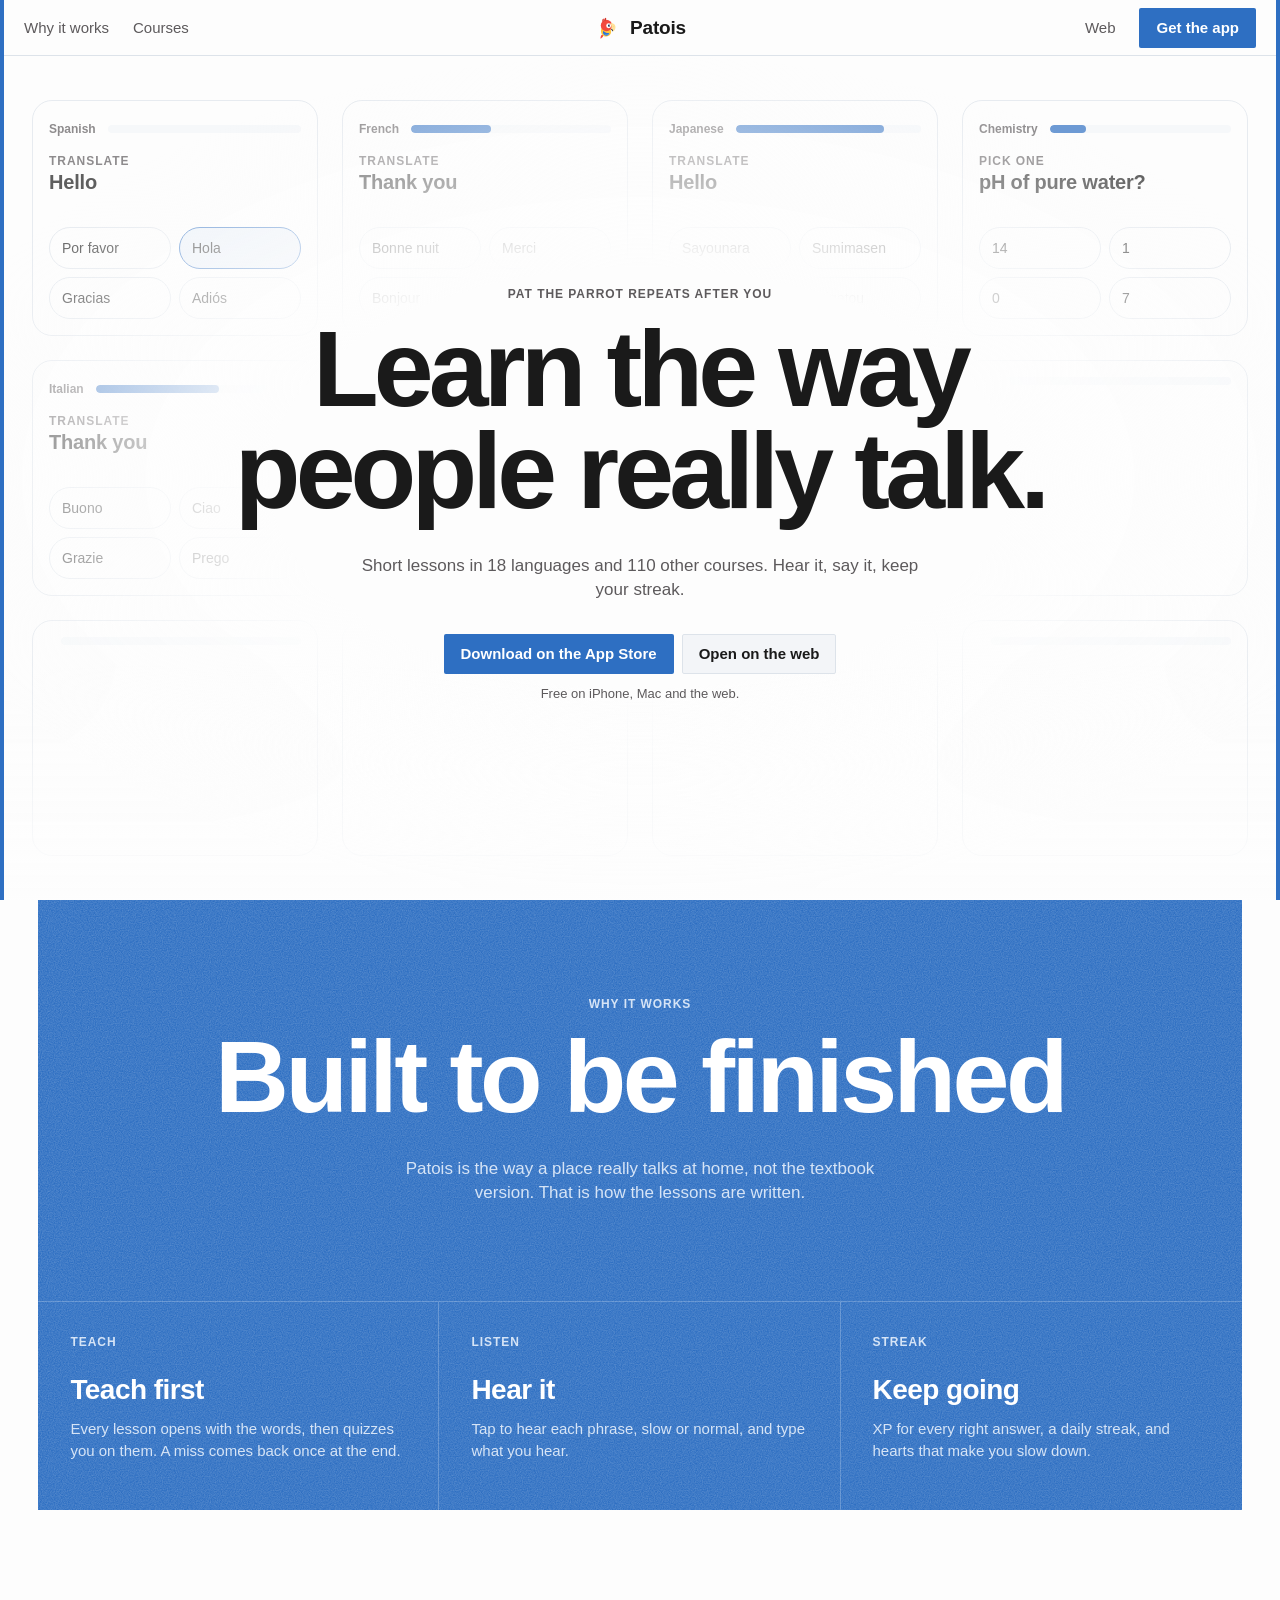
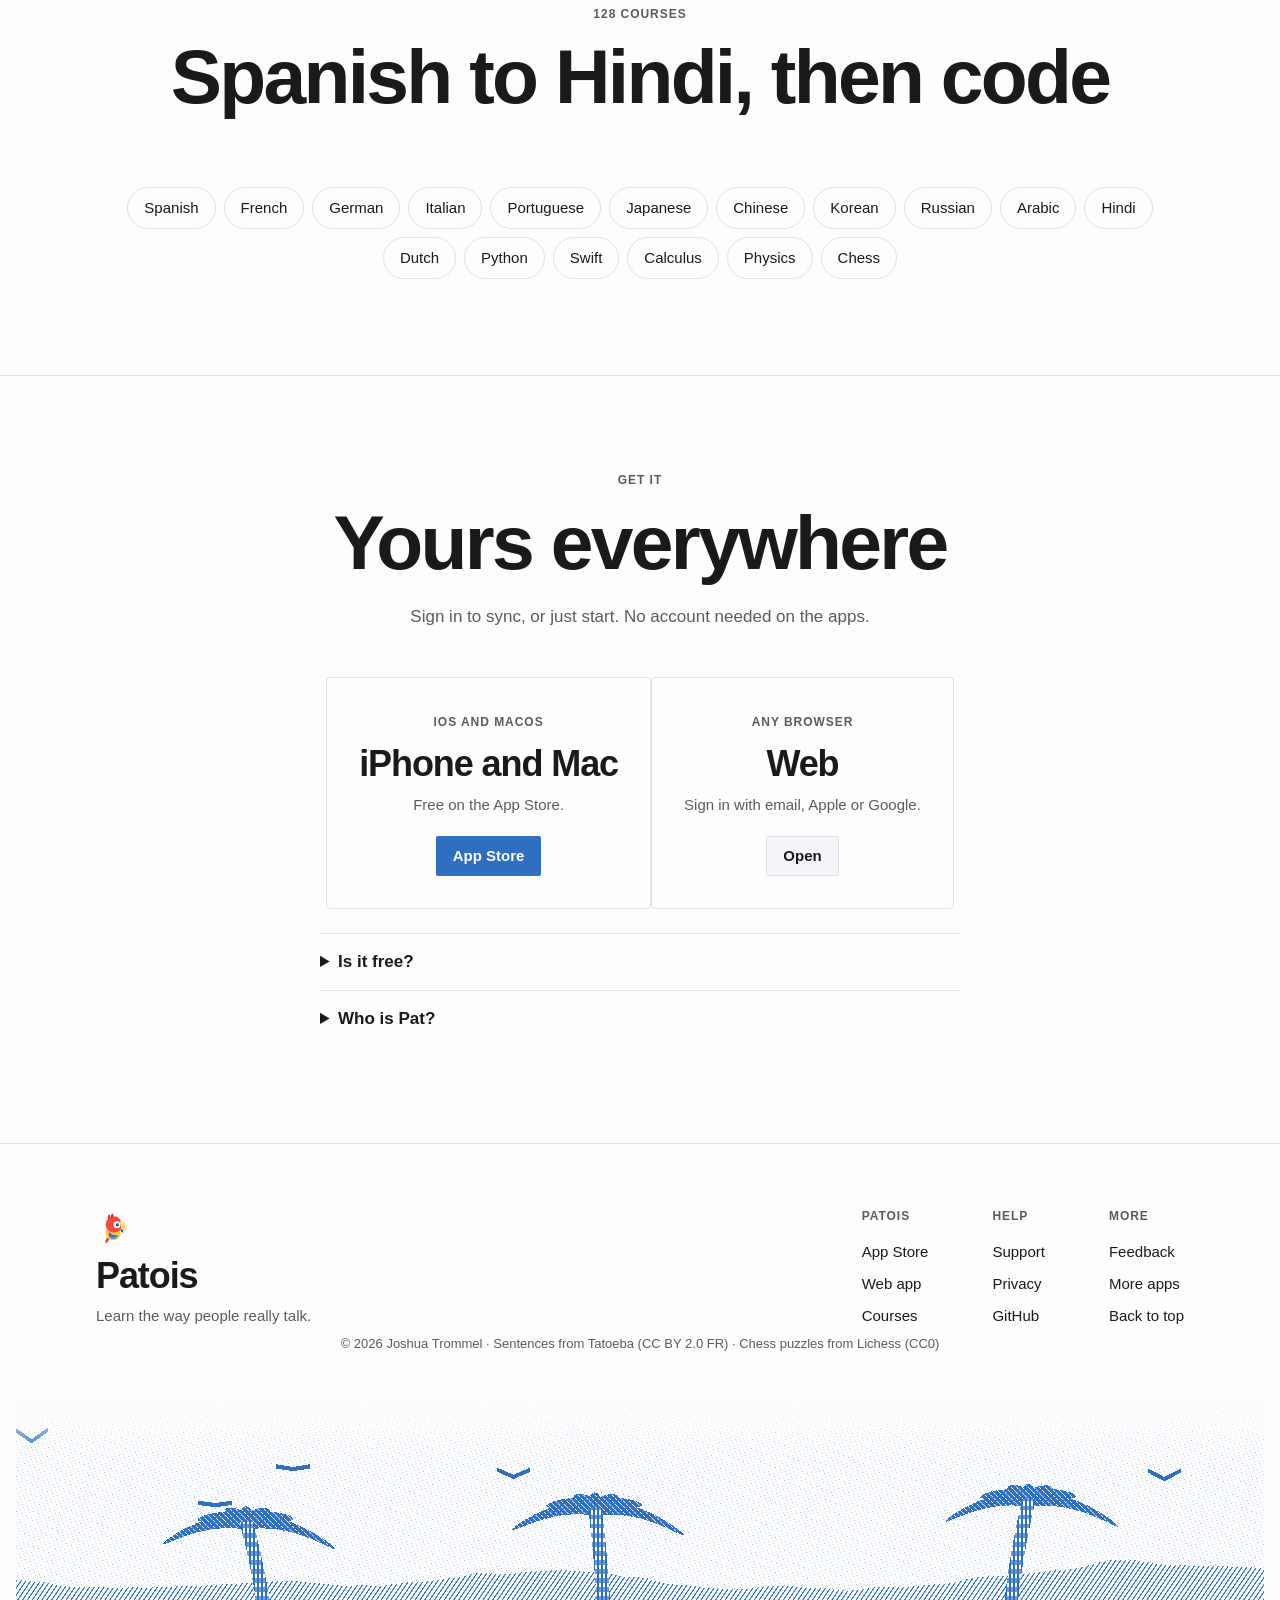
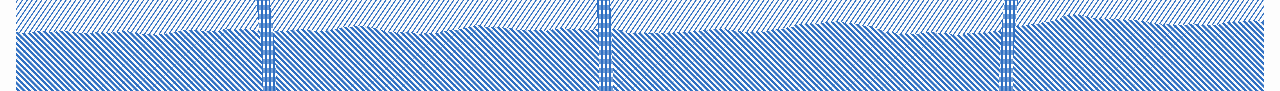
<file: index.html>
<!doctype html>
<html lang="en">
<head>
<meta charset="utf-8">
<meta name="viewport" content="width=device-width, initial-scale=1, viewport-fit=cover">
<meta name="theme-color" content="#2E6FC2">
<title>Patois: learn the way people really talk</title>
<meta name="description" content="Short lessons in 18 languages and 110 other courses. Hear it, say it, keep your streak. Free on iPhone, Mac and the web.">
<meta property="og:title" content="Patois">
<meta property="og:description" content="Learn the way people really talk. Free on iPhone, Mac and the web.">
<meta property="og:image" content="https://patois.jaybulb.com/assets/og-image.jpg">
<link rel="icon" href="/assets/pat.svg">
<link rel="apple-touch-icon" href="/apple-touch-icon.png">
<link rel="manifest" href="/manifest.json">
<link rel="stylesheet" href="/assets/tokens.css">
<link rel="stylesheet" href="/assets/landing.css">
<style>
.stage iframe{display:block;position:relative;width:100%;max-width:420px;margin:0 auto;height:min(78svh,760px);border:0;border-radius:28px;background:#fff}
.tags{display:flex;flex-wrap:wrap;gap:8px;justify-content:center;margin-top:24px}
.tags span{padding:8px 16px;border-radius:999px;border:1px solid var(--line);font-size:15px}
.faq{max-width:640px;margin:24px auto 0;text-align:left}
.faq details{border-top:1px solid var(--line);padding:16px 0}
.faq summary{cursor:pointer;font-weight:600}
.faq p{color:var(--sub);margin:8px 0 0}
</style>
<script src="/assets/landing.js" defer></script>
</head>
<body>

<header class="nav" aria-label="Site">
  <nav class="nav-links" aria-label="Main">
    <a href="#features">Why it works</a>
    <a href="#courses">Courses</a>
  </nav>
  <a class="nav-brand" href="#top" aria-label="Patois home"><img src="/assets/pat.svg" alt="" width="28" height="28"><span>Patois</span></a>
  <div class="nav-end">
    <a class="nav-get" href="/app/">Web</a>
    <a class="btn btn-solid" href="https://apps.apple.com/app/id6783501611">Get the app</a>
  </div>
</header>

<main id="top">
<section class="hero" id="hero">
  <div class="wrap center hero-copy">
    <p class="label">Pat the parrot repeats after you</p>
    <h1>Learn the way people really talk.</h1>
    <p class="lead">Short lessons in 18 languages and 110 other courses. Hear it, say it, keep your streak.</p>
    <div class="cta">
      <a class="btn btn-solid" href="https://apps.apple.com/app/id6783501611">Download on the App Store</a>
      <a class="btn btn-ghost" href="/app/">Open on the web</a>
    </div>
    <p class="fine">Free on iPhone, Mac and the web.</p>
  </div>

  <!-- The real thing behind the copy: lessons from the course files answering themselves. Decoration only. -->
  <div class="hero-bg" aria-hidden="true" inert><div class="lwall" id="lwall"></div></div>
</section>

<section class="band" id="features">
  <div class="band-head">
    <div class="band-copy reveal">
      <p class="label">Why it works</p>
      <h2>Built to be finished</h2>
      <p>Patois is the way a place really talks at home, not the textbook version. That is how the lessons are written.</p>
    </div>
  </div>
  <div class="cells">
    <article class="cell reveal"><p class="label">Teach</p><h3>Teach first</h3><p>Every lesson opens with the words, then quizzes you on them. A miss comes back once at the end.</p></article>
    <article class="cell reveal"><p class="label">Listen</p><h3>Hear it</h3><p>Tap to hear each phrase, slow or normal, and type what you hear.</p></article>
    <article class="cell reveal"><p class="label">Streak</p><h3>Keep going</h3><p>XP for every right answer, a daily streak, and hearts that make you slow down.</p></article>
  </div>
</section>

<section class="sec" id="courses">
  <div class="wrap center">
    <p class="label reveal">128 courses</p>
    <h2 class="reveal">Spanish to Hindi, then code</h2>
    <p class="body reveal">Then computer science, engineering, math, science and BC Grade 12.</p>
    <div class="tags reveal"><span>Spanish</span><span>French</span><span>German</span><span>Italian</span><span>Portuguese</span><span>Japanese</span><span>Chinese</span><span>Korean</span><span>Russian</span><span>Arabic</span><span>Hindi</span><span>Dutch</span><span>Python</span><span>Swift</span><span>Calculus</span><span>Physics</span><span>Chess</span></div>
  </div>
</section>

<section class="sec plats" id="get">
  <div class="wrap center">
    <p class="label reveal">Get it</p>
    <h2 class="reveal">Yours everywhere</h2>
    <p class="body reveal">Sign in to sync, or just start. No account needed on the apps.</p>
    <div class="plat-row">
      <div class="reveal"><small>iOS and macOS</small><b>iPhone and Mac</b><p>Free on the App Store.</p><a class="btn btn-solid" href="https://apps.apple.com/app/id6783501611">App Store</a></div>
      <div class="reveal"><small>Any browser</small><b>Web</b><p>Sign in with email, Apple or Google.</p><a class="btn btn-ghost" href="/app/">Open</a></div>
    </div>
    <div class="faq reveal">
      <details><summary>Is it free?</summary><p>Yes. An account keeps your streak, XP and review queue in sync across devices.</p></details>
      <details><summary>Who is Pat?</summary><p>A scarlet macaw. Parrots learn by repeating what they hear, and so do you.</p></details>
    </div>
  </div>
</section>
</main>

<footer class="foot" id="footer">
  <div class="foot-top">
    <div class="foot-brand"><img src="/assets/pat.svg" alt="" width="40" height="40"><b>Patois</b><p>Learn the way people really talk.</p></div>
    <nav class="foot-cols" aria-label="Footer">
      <div><p class="label">Patois</p><a href="https://apps.apple.com/app/id6783501611">App Store</a><a href="/app/">Web app</a><a href="#courses">Courses</a></div>
      <div><p class="label">Help</p><a href="/support.html">Support</a><a href="/privacy.html">Privacy</a><a href="https://github.com/nulljosh/patois">GitHub</a></div>
      <div><p class="label">More</p><a href="mailto:trommatic@icloud.com?subject=Patois">Feedback</a><a href="https://jaybulb.com">More apps</a><a href="#top">Back to top</a></div>
    </nav>
  </div>
  <p class="legal">&copy; 2026 Joshua Trommel &middot; Sentences from Tatoeba (CC BY 2.0 FR) &middot; Chess puzzles from Lichess (CC0)</p>
  <canvas class="footer-scene" aria-hidden="true"></canvas>
</footer>
<script src="/assets/footer-scene.js" defer></script>
</body>
</html>
</file>
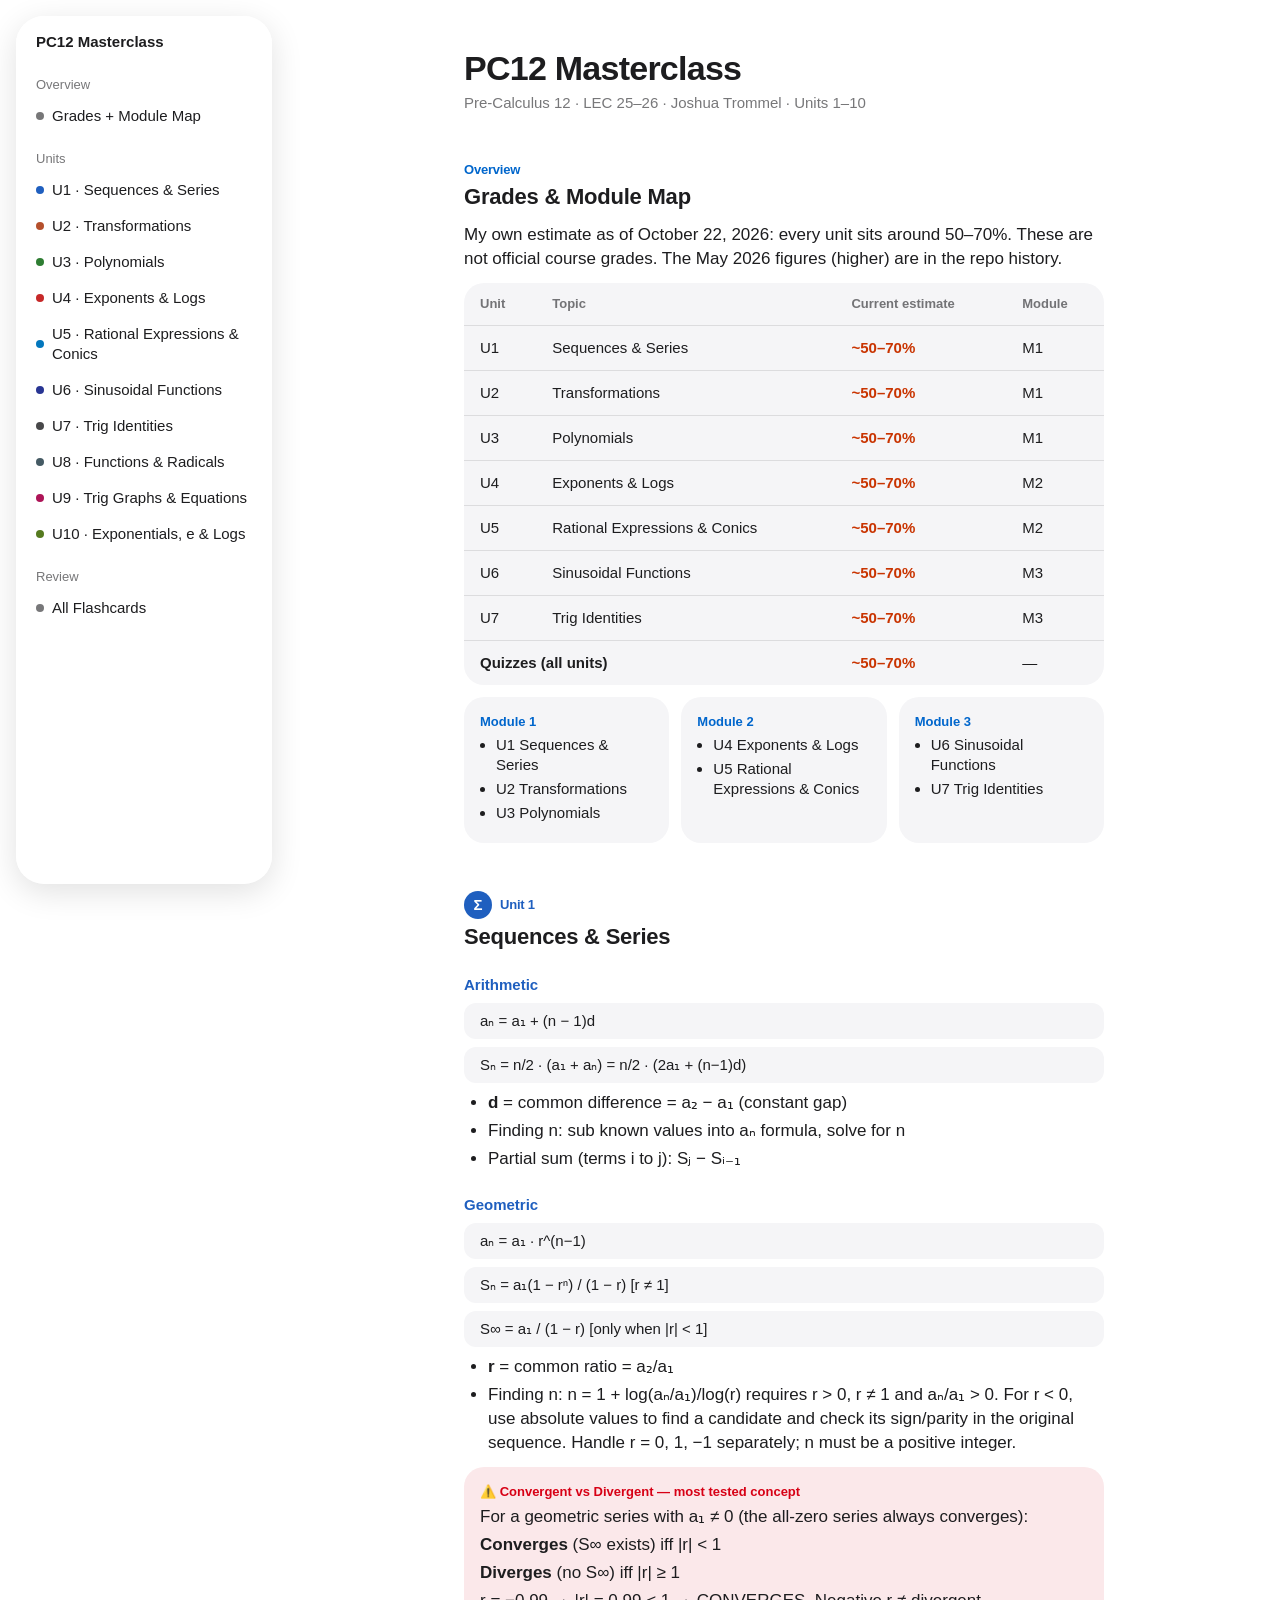
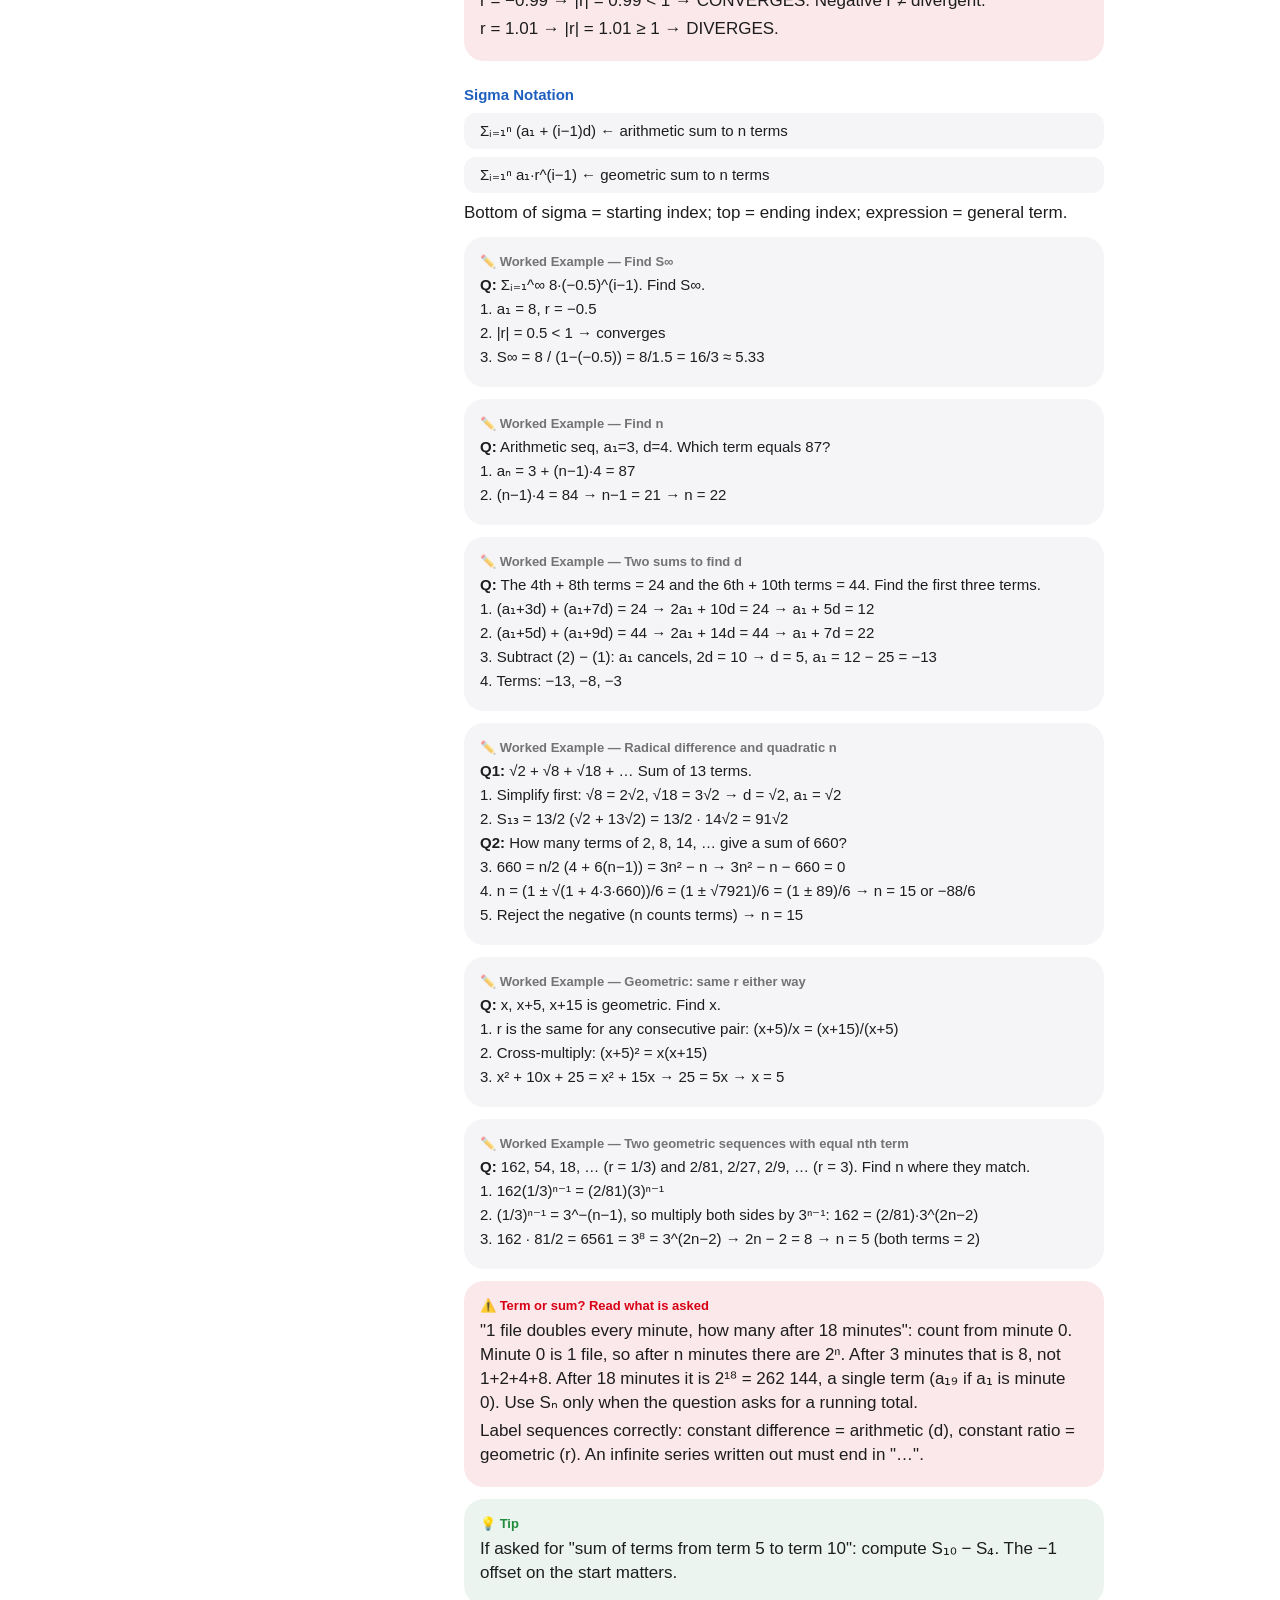
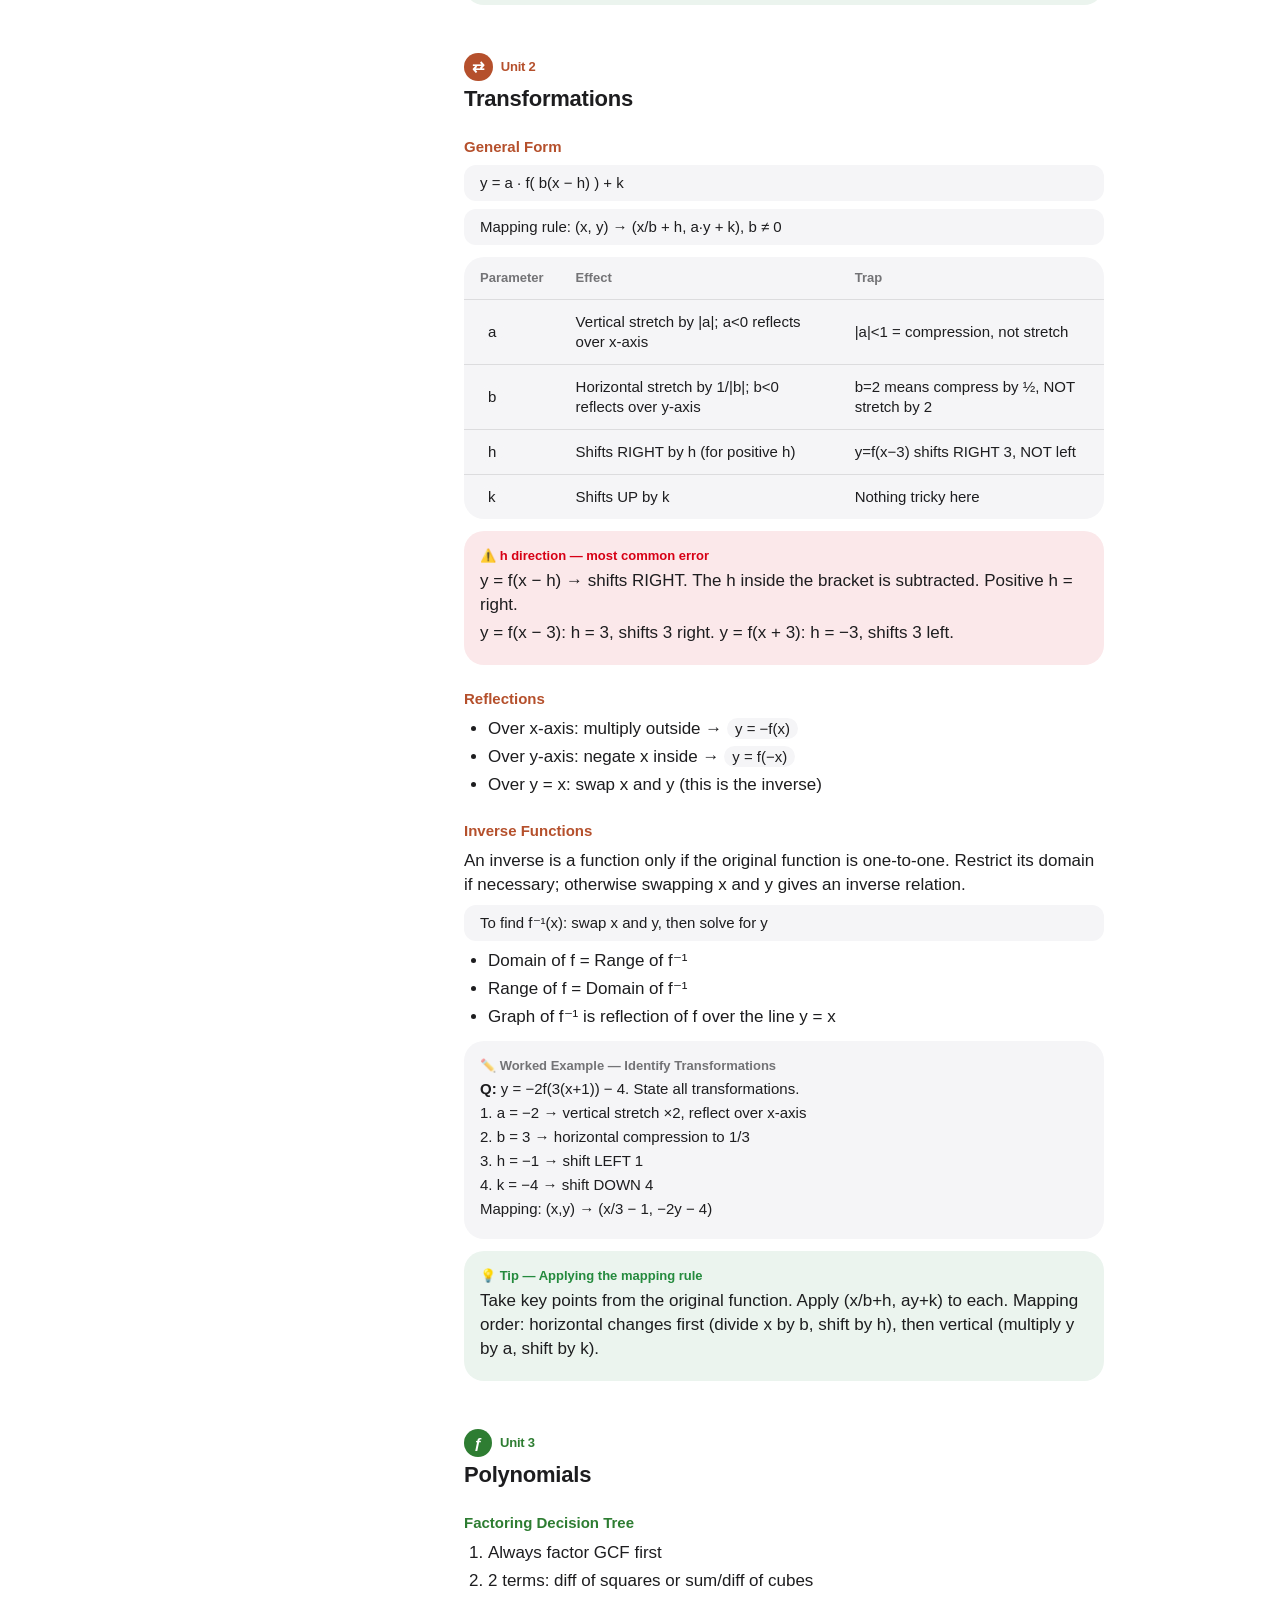
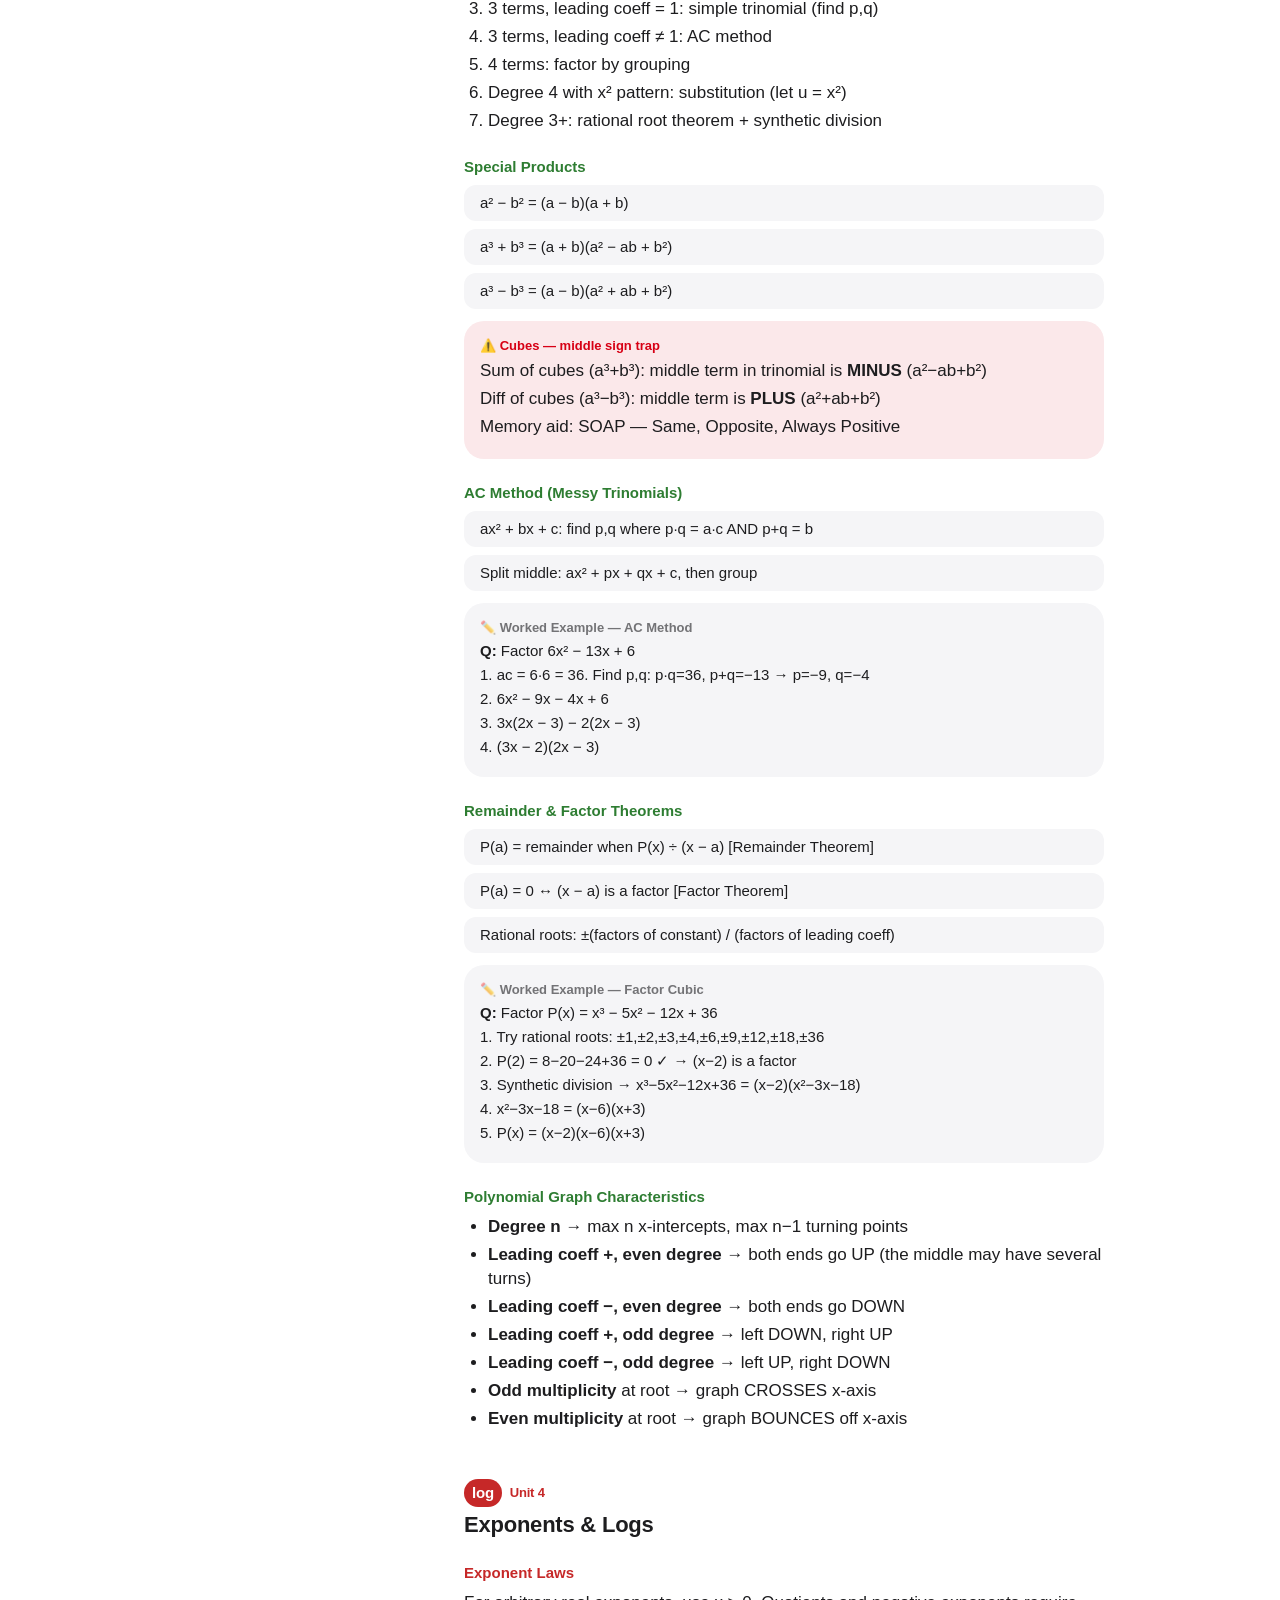
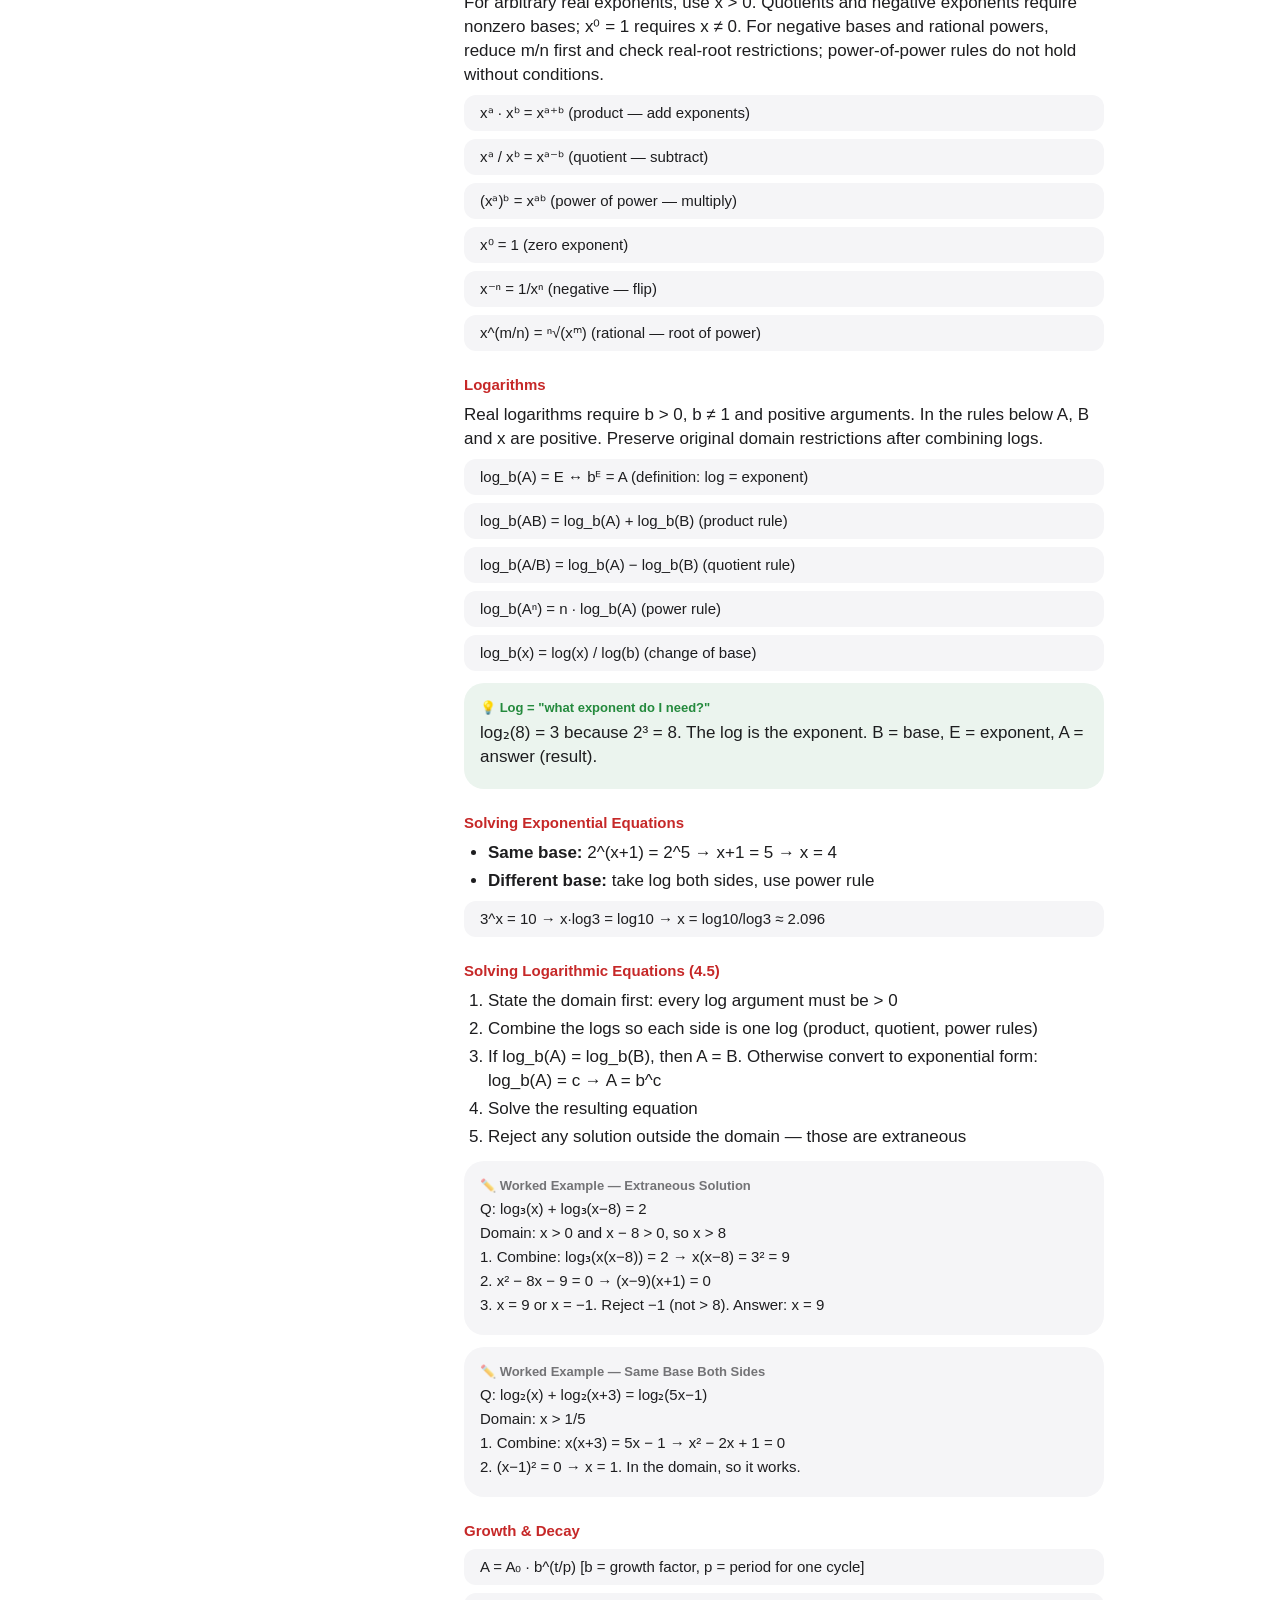
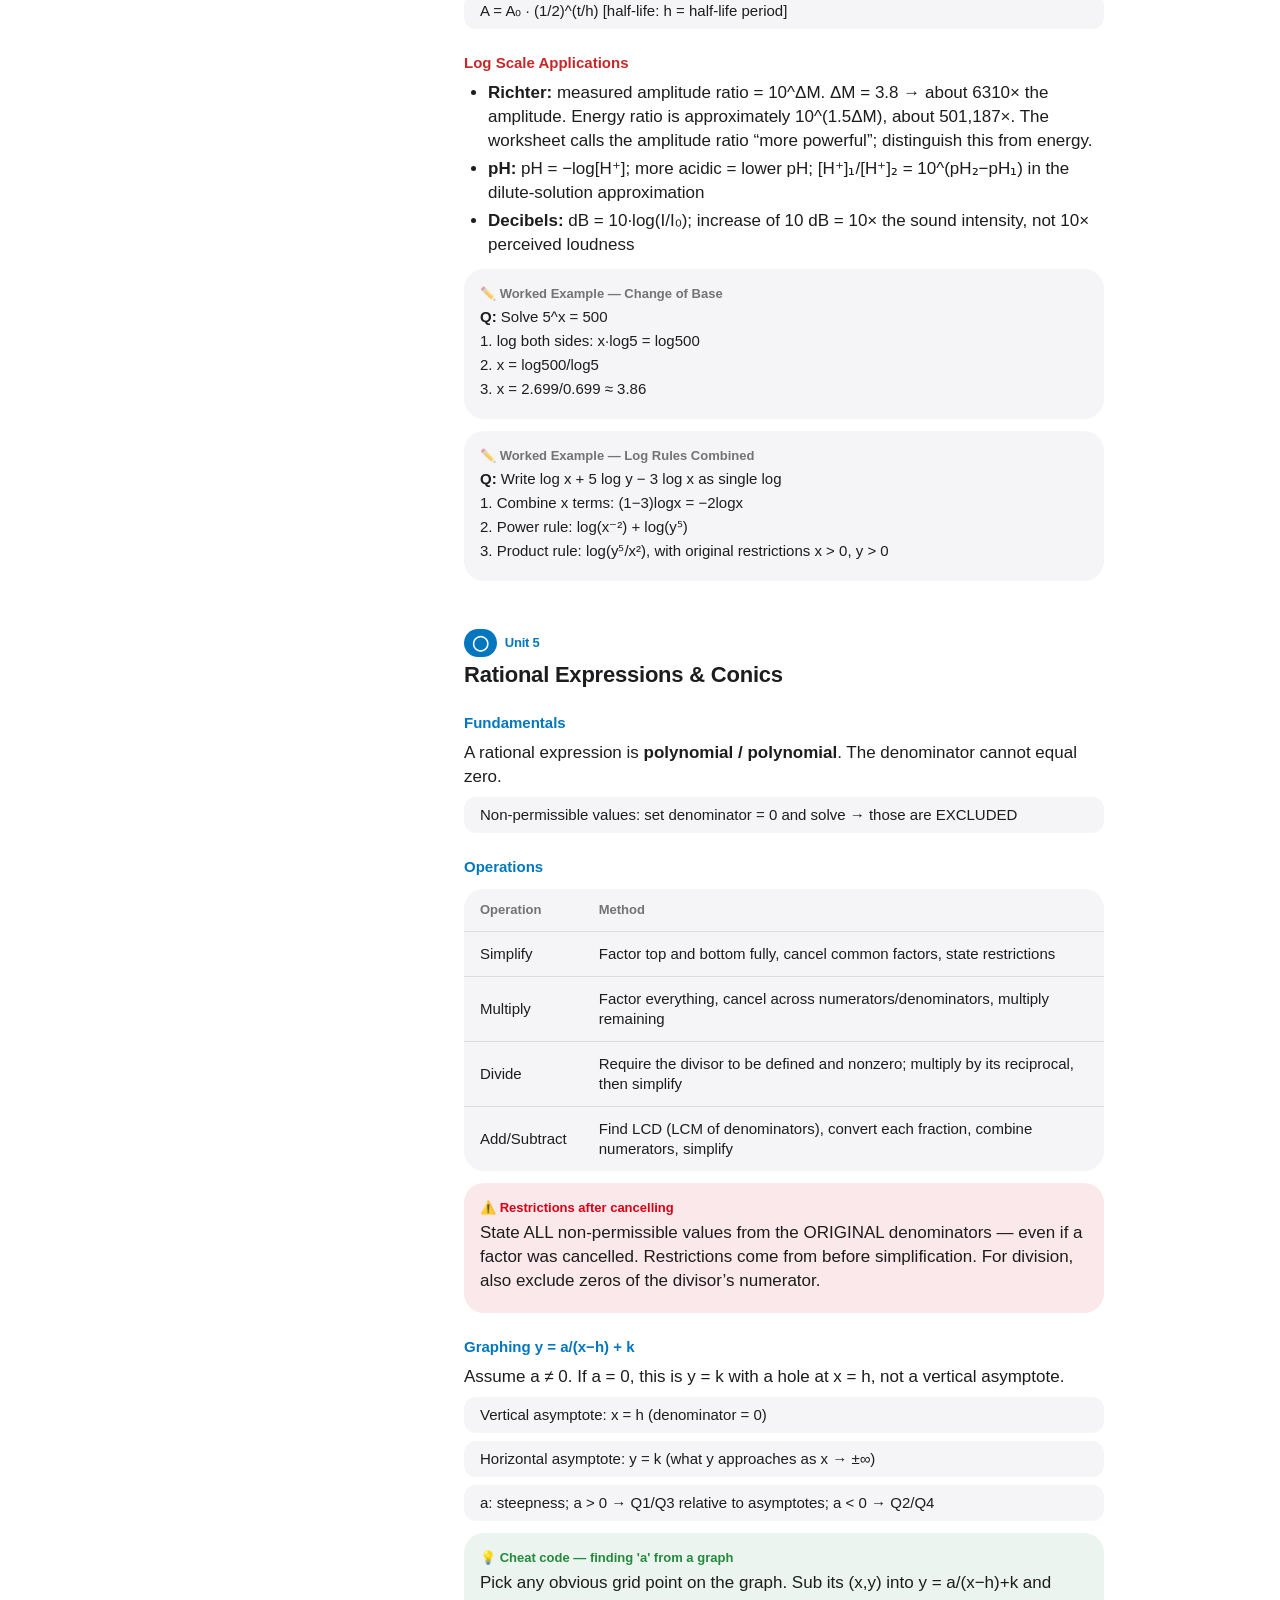
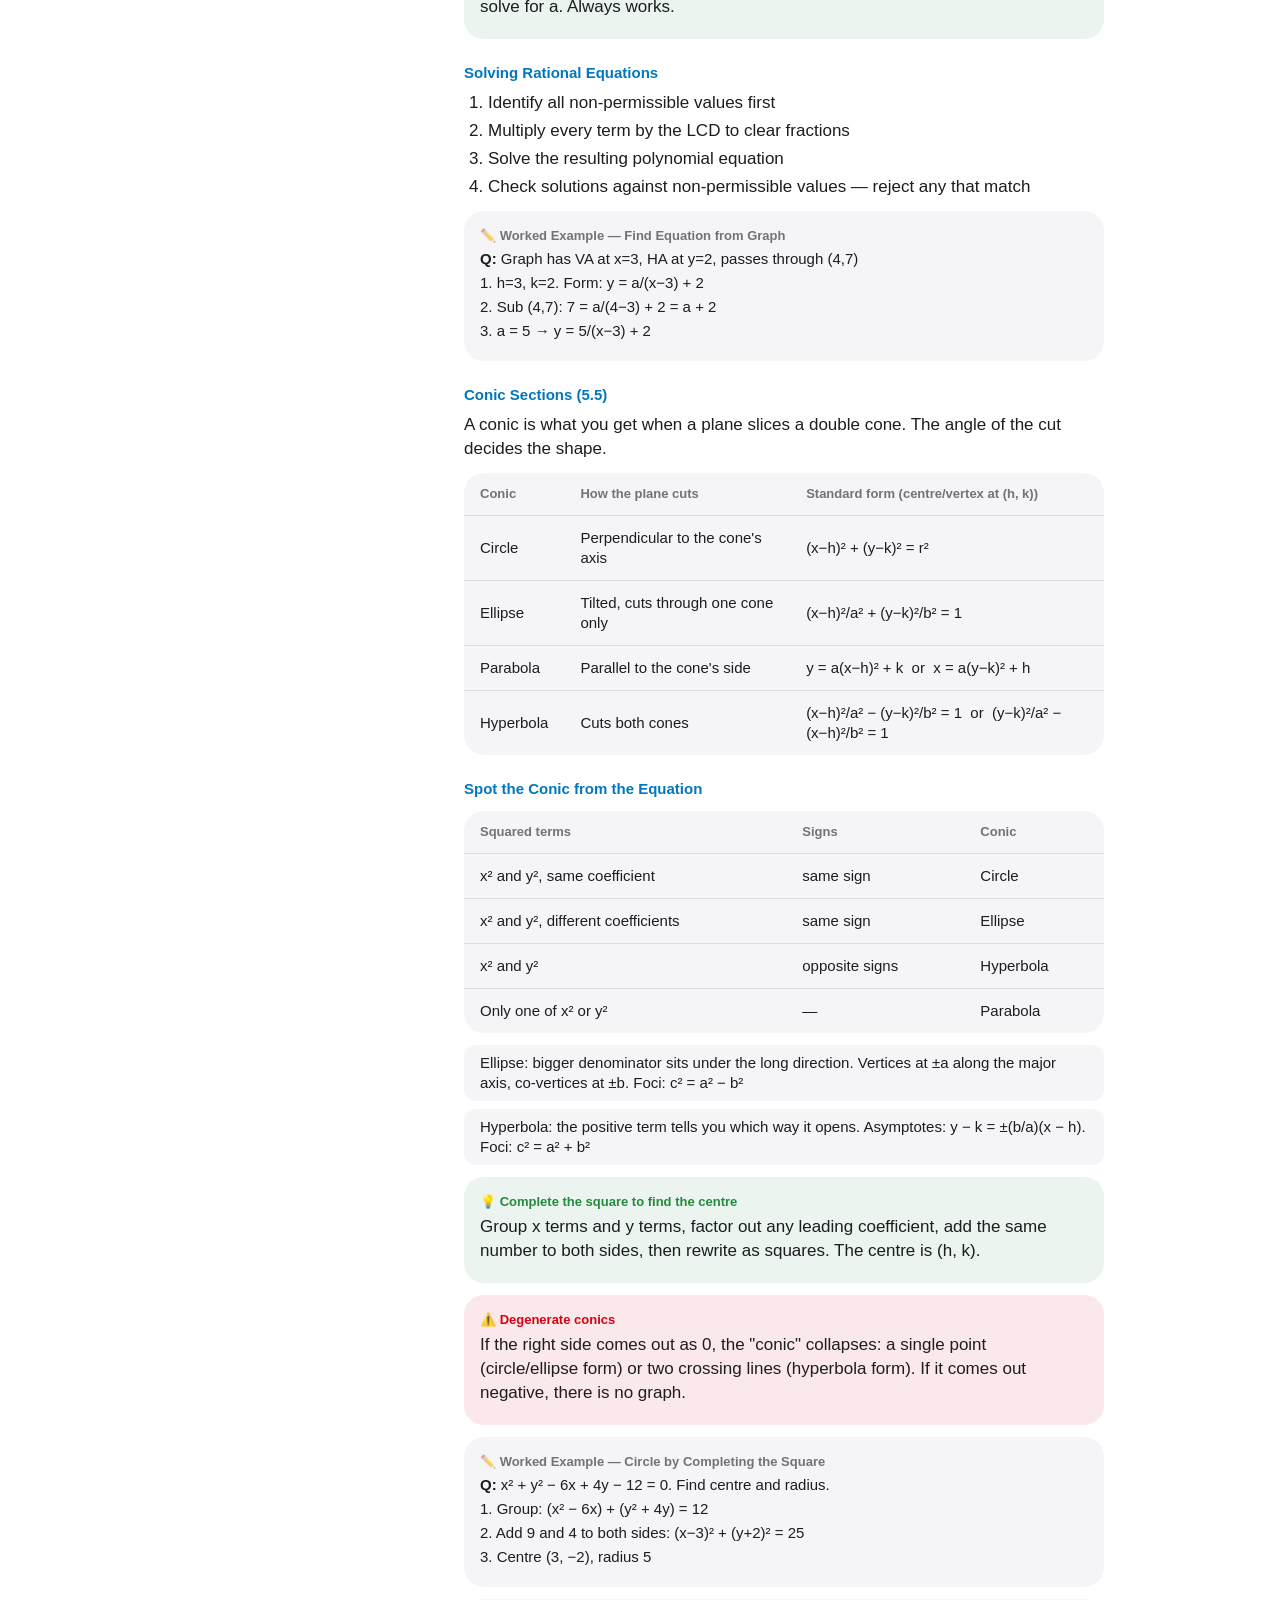
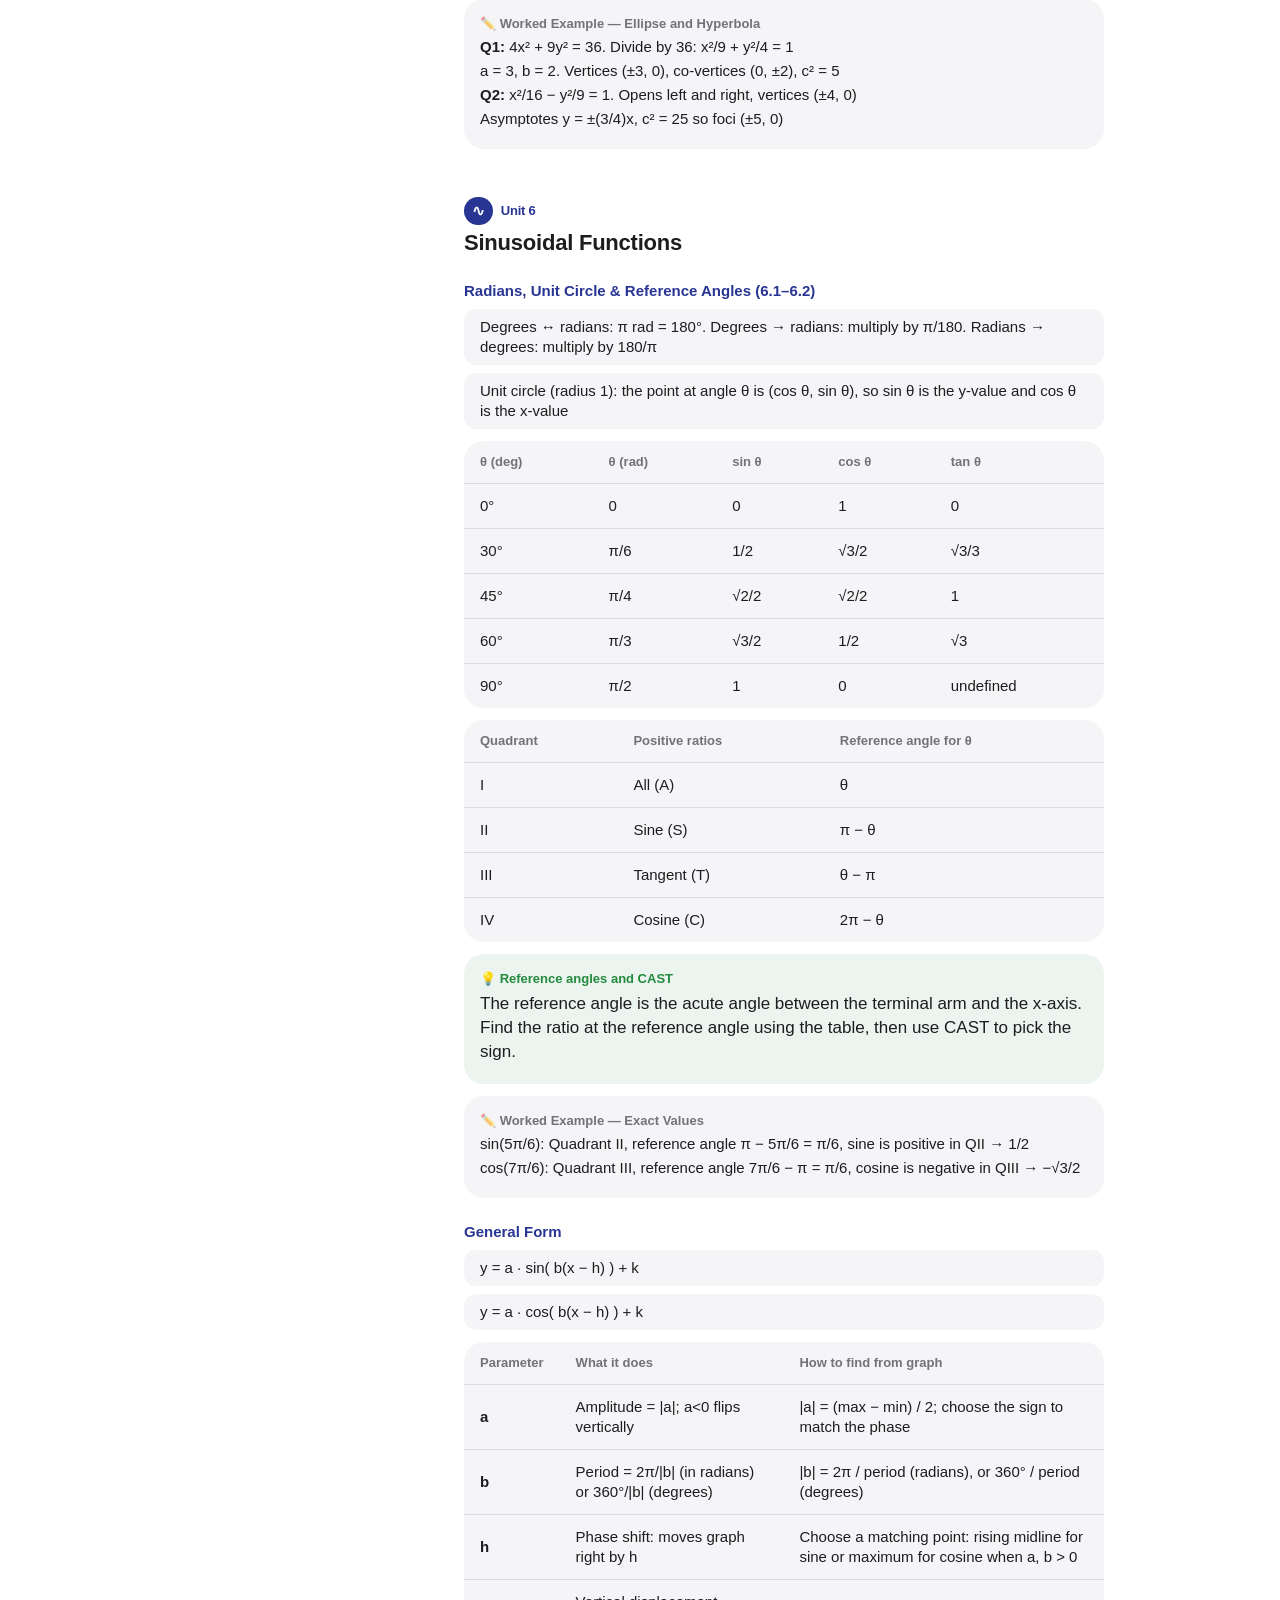
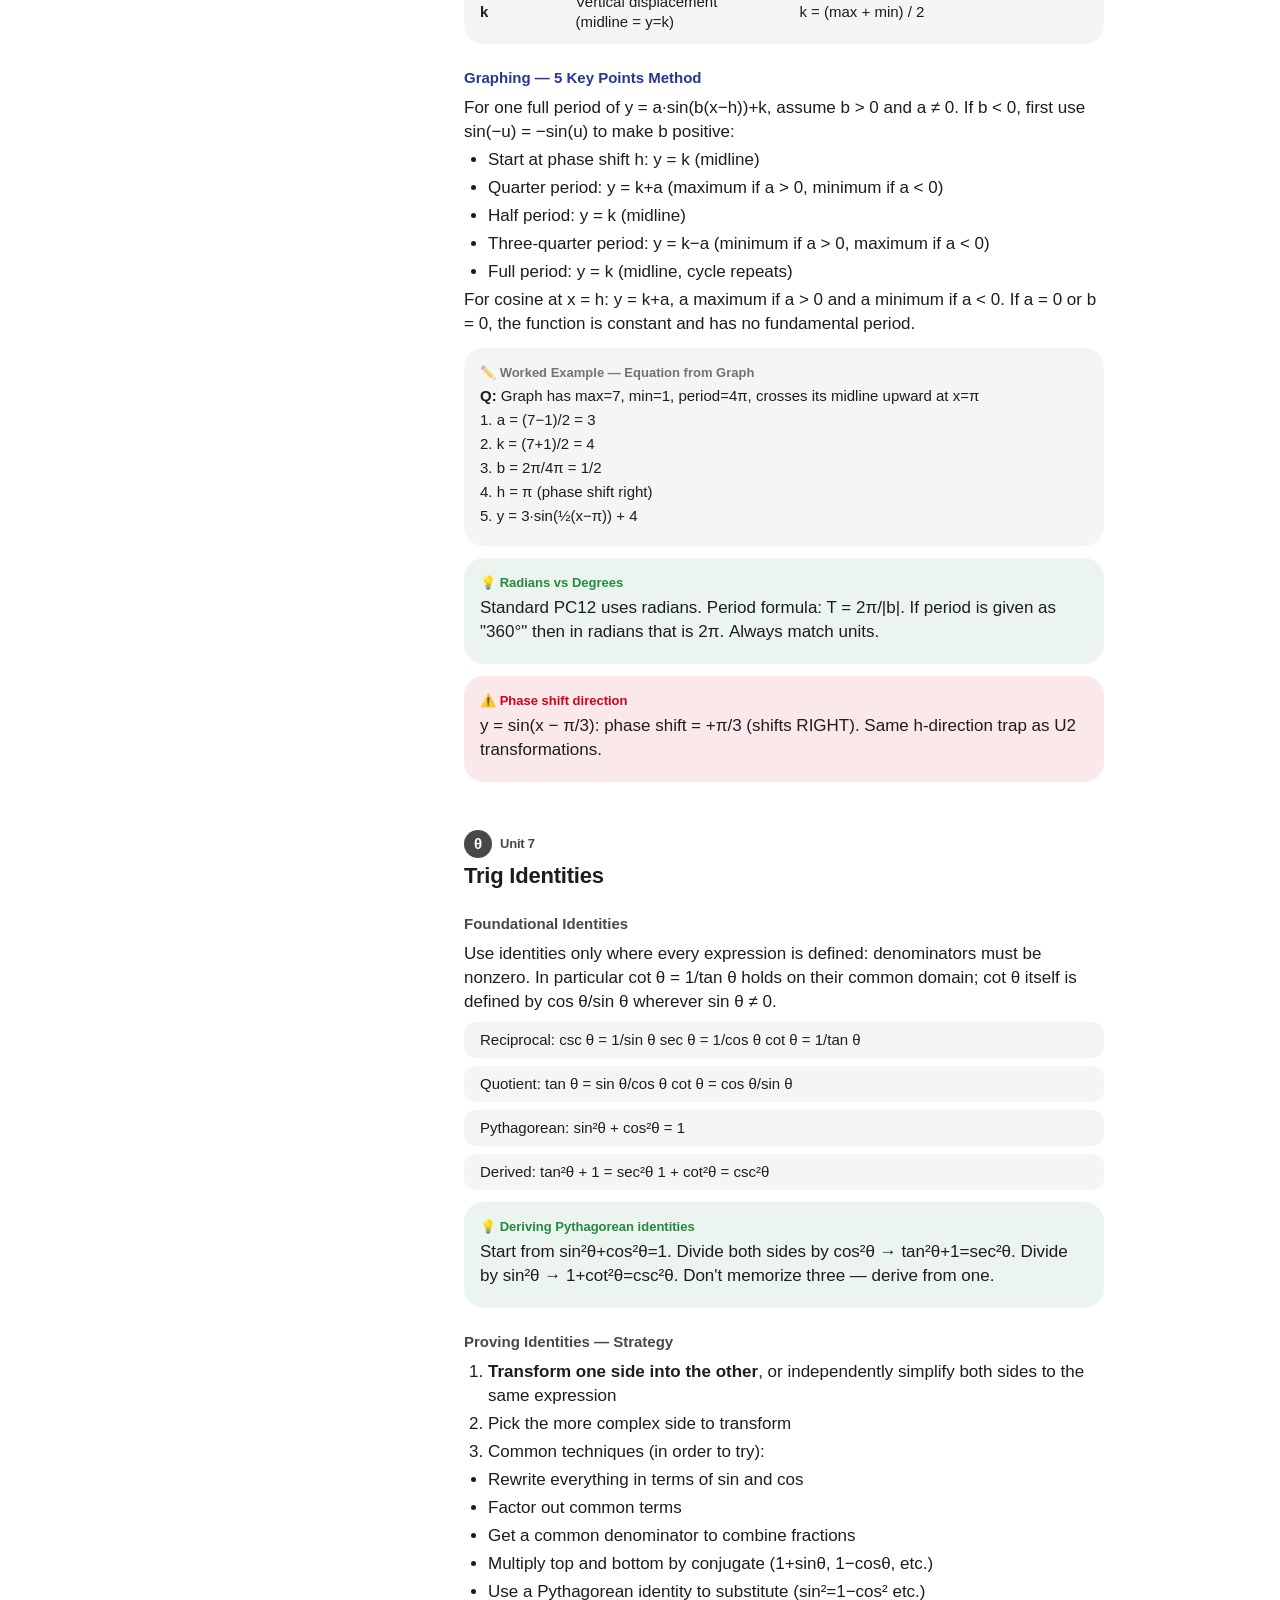
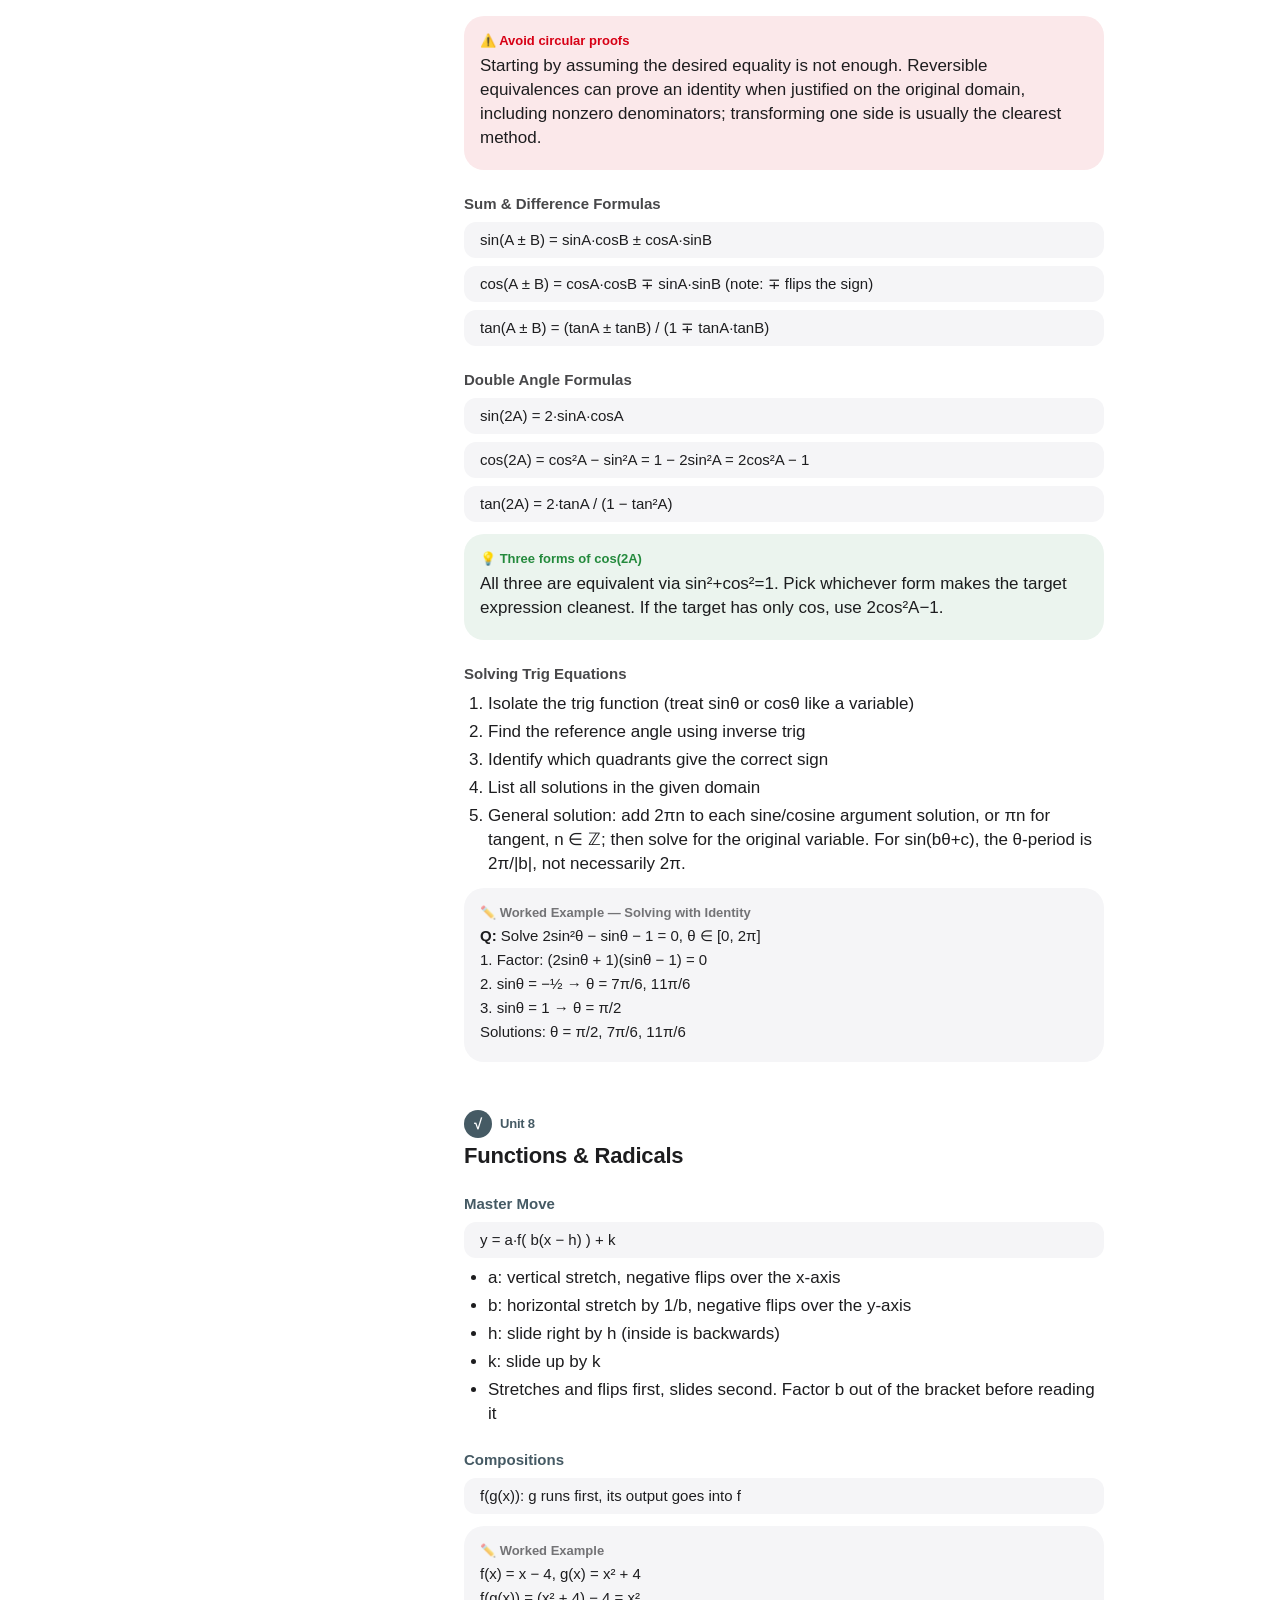
<file: school/PC12_Masterclass.html>
<!DOCTYPE html>
<html lang="en">
<head>
<meta charset="UTF-8">
<meta name="viewport" content="width=device-width, initial-scale=1.0">
<title>PC12 Masterclass</title>
<style>
:root{
  --s1:4px;--s2:8px;--s3:12px;--s4:16px;--s6:24px;--s8:32px;--s12:48px;
  --r-card:28px;--r-group:20px;--r-pill:999px;
  --bg:#fff;--label:#1d1d1f;--label2:rgba(29,29,31,.6);--fill:#f5f5f7;--hair:rgba(0,0,0,.1);
  --accent:#0066cc;--red:#d70015;--green:#248a3d;--amber:#c93400;
  --glass:rgba(255,255,255,.62);--glass-edge:rgba(255,255,255,.9);
  --font:-apple-system,BlinkMacSystemFont,"SF Pro Text","Helvetica Neue",Helvetica,Arial,sans-serif;
  color-scheme:light dark;
}
@media (prefers-color-scheme:dark){:root{
  --bg:#000;--label:#f5f5f7;--label2:rgba(245,245,247,.6);--fill:#1c1c1e;--hair:rgba(255,255,255,.12);
  --accent:#2997ff;--red:#ff6961;--green:#30d158;--amber:#ff9f0a;
  --glass:rgba(28,28,30,.66);--glass-edge:rgba(255,255,255,.14);
}}
*{margin:0;padding:0;box-sizing:border-box;}
html{-webkit-text-size-adjust:100%;scroll-behavior:smooth;scroll-padding-top:var(--s6);}
@media (prefers-reduced-motion:reduce){html{scroll-behavior:auto;}*{transition:none!important;}}
body{font-family:var(--font);background:var(--bg);color:var(--label);font-size:17px;line-height:24px;-webkit-font-smoothing:antialiased;font-variant-numeric:tabular-nums;}
/* SIDEBAR: liquid glass, floating */
.sidebar{position:fixed;top:var(--s4);bottom:var(--s4);left:var(--s4);width:256px;overflow-y:auto;padding:var(--s4) var(--s2);border-radius:var(--r-card);z-index:10;
  background:var(--glass);backdrop-filter:blur(30px) saturate(190%) brightness(1.3);-webkit-backdrop-filter:blur(30px) saturate(190%) brightness(1.3);
  box-shadow:inset 0 1px 0 var(--glass-edge),0 8px 32px rgba(0,0,0,.12);}
.sidebar-title{padding:0 var(--s3) var(--s2);font-size:15px;line-height:20px;font-weight:600;}
.sidebar .grp{padding:var(--s4) var(--s3) var(--s1);font-size:13px;line-height:18px;color:var(--label2);}
.sidebar a{display:flex;align-items:center;gap:var(--s2);min-height:36px;padding:var(--s2) var(--s3);border-radius:var(--r-pill);font-size:15px;line-height:20px;color:var(--label);text-decoration:none;}
.sidebar a:not(.active){transition:background-color .2s ease;}
.sidebar a::before{content:"";width:8px;height:8px;border-radius:50%;background:var(--uc,var(--label2));flex:none;}
.sidebar a:hover{background:var(--hair);}
.sidebar a.active{background:var(--accent);color:#fff;}
.sidebar a.active::before{background:#fff;}
.sidebar a:focus-visible{outline:4px solid color-mix(in srgb,var(--accent) 30%,transparent);outline-offset:0;}
/* READING COLUMN */
.main{max-width:680px;margin:0 auto;padding:var(--s12) 20px calc(var(--s12) + env(safe-area-inset-bottom));padding-left:max(20px,env(safe-area-inset-left));padding-right:max(20px,env(safe-area-inset-right));}
@media (min-width:1000px){.main{margin-left:max(304px,calc(50vw - 340px + 144px));}}
@media (max-width:999px){.sidebar{display:none;}}
h1{font-size:34px;line-height:41px;font-weight:700;letter-spacing:-.022em;}
.meta{margin-top:var(--s1);font-size:15px;line-height:20px;color:var(--label2);}
.section{margin-top:var(--s12);}
hr{display:none;}
h2{font-size:22px;line-height:28px;font-weight:700;letter-spacing:-.01em;margin-bottom:var(--s3);}
h2 .unit-tag{display:flex;align-items:center;gap:var(--s2);margin-bottom:var(--s1);font-size:13px;line-height:18px;font-weight:600;color:var(--uc,var(--accent));}
.unit-glyph{display:inline-flex;align-items:center;justify-content:center;min-width:28px;height:28px;padding:0 var(--s2);border-radius:var(--r-pill);background:var(--uc);color:#fff;font-size:15px;font-weight:700;}
h3{margin:var(--s6) 0 var(--s2);font-size:15px;line-height:20px;font-weight:600;color:var(--uc,var(--label));}
@media (prefers-color-scheme:dark){h3,h2 .unit-tag{color:color-mix(in srgb,var(--uc,var(--label)) 55%,white);}}
p,li{margin:var(--s1) 0;color:var(--label);}
ul,ol{padding-left:var(--s6);}
strong{font-weight:600;}
/* FORMULA CHIPS */
.f{display:block;margin:var(--s2) 0;padding:var(--s2) var(--s4);border-radius:var(--s3);background:var(--fill);font-size:15px;line-height:20px;font-weight:500;color:var(--label);}
.fi{padding:2px var(--s2);border-radius:var(--r-pill);background:var(--fill);font-size:15px;font-weight:500;}
/* CARDS: callouts, examples */
.warn,.tip,.info,.ex{margin:var(--s3) 0;padding:var(--s4);border-radius:var(--r-group);}
.ex{background:var(--fill);}
.warn{background:color-mix(in srgb,var(--red) 9%,var(--bg));}
.tip{background:color-mix(in srgb,var(--green) 9%,var(--bg));}
.info{background:color-mix(in srgb,var(--accent) 9%,var(--bg));}
.warn-title,.tip-title,.ex-title{margin-bottom:var(--s1);font-size:13px;line-height:18px;font-weight:600;}
.warn-title{color:var(--red);} .tip-title{color:var(--green);} .ex-title{color:var(--label2);}
.warn .warn-title::before{content:"\26A0\FE0F  ";} .tip .tip-title::before{content:"\1F4A1  ";} .ex .ex-title::before{content:"\270F\FE0F  ";}
.warn p,.warn li,.tip p,.tip li,.info p{color:var(--label);}
.ex .step{margin:var(--s1) 0;font-size:15px;line-height:20px;}
/* TABLES: inset grouped */
table{width:100%;margin:var(--s3) 0;border-collapse:separate;border-spacing:0;border-radius:var(--r-group);overflow:hidden;background:var(--fill);font-size:15px;line-height:20px;}
th{padding:var(--s3) var(--s4);text-align:left;font-size:13px;line-height:18px;font-weight:600;color:var(--label2);}
td{padding:var(--s3) var(--s4);border-top:1px solid var(--hair);}
@media (max-width:600px){th,td{padding:var(--s2) var(--s3);}}
.grade-a,.grade-b{white-space:nowrap;}
.grade-a{color:var(--green);font-weight:600;} .grade-b{color:var(--amber);font-weight:600;} .grade-pend{color:var(--label2);}
/* MODULE MAP */
.mod-grid{display:grid;grid-template-columns:repeat(3,1fr);gap:var(--s3);margin:var(--s3) 0;}
@media (max-width:600px){.mod-grid{grid-template-columns:1fr;}}
.mod{padding:var(--s4);border-radius:var(--r-group);background:var(--fill);}
.mod-title{margin-bottom:var(--s1);font-size:13px;line-height:18px;font-weight:600;color:var(--accent);}
.mod ul{padding-left:var(--s4);} .mod li{font-size:15px;line-height:20px;}
/* FLASHCARDS */
.fc-grid{display:grid;grid-template-columns:1fr 1fr;gap:var(--s3);margin:var(--s3) 0;}
@media (max-width:700px){.fc-grid{grid-template-columns:1fr;}}
.fc{padding:var(--s4);border-radius:var(--r-group);background:var(--fill);}
.fc-q{font-size:15px;line-height:20px;font-weight:600;}
.fc-a{margin-top:var(--s2);padding-top:var(--s2);border-top:1px solid var(--hair);font-size:15px;line-height:20px;color:var(--green);}
.foot{margin-top:var(--s12);text-align:center;font-size:13px;line-height:18px;color:var(--label2);}
#u1,.sidebar a[href="#u1"]{--uc:#1f5fbf;}
#flashcards h3:nth-of-type(1){--uc:#1f5fbf;}
#u2,.sidebar a[href="#u2"]{--uc:#b5502c;}
#flashcards h3:nth-of-type(2){--uc:#b5502c;}
#u3,.sidebar a[href="#u3"]{--uc:#2e7d32;}
#flashcards h3:nth-of-type(3){--uc:#2e7d32;}
#u4,.sidebar a[href="#u4"]{--uc:#c62828;}
#flashcards h3:nth-of-type(4){--uc:#c62828;}
#u5,.sidebar a[href="#u5"]{--uc:#0277bd;}
#flashcards h3:nth-of-type(5){--uc:#0277bd;}
#u6,.sidebar a[href="#u6"]{--uc:#283593;}
#flashcards h3:nth-of-type(6){--uc:#283593;}
#u7,.sidebar a[href="#u7"]{--uc:#48484a;}
#flashcards h3:nth-of-type(7){--uc:#48484a;}
#u8,.sidebar a[href="#u8"]{--uc:#455a64;}
#flashcards h3:nth-of-type(8){--uc:#455a64;}
#u9,.sidebar a[href="#u9"]{--uc:#ad1457;}
#flashcards h3:nth-of-type(9){--uc:#ad1457;}
#u10,.sidebar a[href="#u10"]{--uc:#557a1f;}
#flashcards h3:nth-of-type(10){--uc:#557a1f;}
/* PRINT: flat, dense two-column sheet */
@media print{
  @page{size:letter;margin:0.4in;}
  :root{--bg:#fff;--label:#1d1d1f;--label2:#555;--fill:#f2f2f4;--hair:rgba(0,0,0,.14);--accent:#0066cc;--red:#b00012;--green:#1d6f31;--amber:#b02e00;}
  *{-webkit-print-color-adjust:exact;print-color-adjust:exact;}
  html{scroll-behavior:auto;}
  body{font-size:10px;line-height:13px;}
  .sidebar{display:none;}
  .main{max-width:none;margin:0;padding:0;column-count:2;column-gap:0.3in;}
  h1,.meta{column-span:all;}
  h1{font-size:20px;line-height:24px;} .meta{font-size:10px;line-height:13px;margin-bottom:6px;}
  .section{margin-top:12px;}
  h2{font-size:14px;line-height:17px;margin-bottom:4px;break-after:avoid;break-inside:avoid;}
  h2 .unit-tag{font-size:9px;line-height:12px;margin-bottom:2px;}
  .unit-glyph{min-width:16px;height:16px;padding:0 4px;font-size:9px;}
  h3{font-size:10px;line-height:13px;margin:8px 0 3px;break-after:avoid;}
  p,li{margin:1px 0;}
  ul,ol{padding-left:14px;}
  .f{margin:3px 0;padding:2px 8px;border-radius:6px;font-size:9.6px;line-height:12px;}
  .warn,.tip,.info,.ex{margin:4px 0;padding:5px 8px;border-radius:8px;break-inside:avoid;}
  .warn-title,.tip-title,.ex-title{font-size:8.6px;line-height:11px;margin-bottom:1px;}
  .ex .step{font-size:9.6px;line-height:12px;margin:0;}
  table{margin:4px 0;border-radius:8px;font-size:9.4px;line-height:12px;break-inside:avoid;}
  th{padding:3px 6px;font-size:8.6px;line-height:11px;} td{padding:3px 6px;}
  .mod-grid{grid-template-columns:1fr;gap:4px;margin:4px 0;} .mod{padding:5px 8px;border-radius:8px;} .mod li{font-size:9.6px;line-height:12px;} .mod-title{font-size:8.6px;}
  .fc-grid{grid-template-columns:1fr;gap:4px;margin:4px 0;} .fc{padding:5px 8px;border-radius:8px;break-inside:avoid;}
  .fc-q,.fc-a,.fi{font-size:9.6px;line-height:12px;}
  .fi{padding:0 4px;} .fc-a{margin-top:2px;padding-top:2px;}
  .foot{margin-top:8px;font-size:8.6px;}
  a{color:inherit;text-decoration:none;}
}
</style>
</head>
<body>

<nav class="sidebar">
  <div class="sidebar-title">PC12 Masterclass</div>
  <div class="grp">Overview</div>
  <a href="#overview">Grades + Module Map</a>
  <div class="grp">Units</div>
  <a href="#u1">U1 · Sequences &amp; Series</a>
  <a href="#u2">U2 · Transformations</a>
  <a href="#u3">U3 · Polynomials</a>
  <a href="#u4">U4 · Exponents &amp; Logs</a>
  <a href="#u5">U5 · Rational Expressions &amp; Conics</a>
  <a href="#u6">U6 · Sinusoidal Functions</a>
  <a href="#u7">U7 · Trig Identities</a>
  <a href="#u8">U8 · Functions &amp; Radicals</a>
  <a href="#u9">U9 · Trig Graphs &amp; Equations</a>
  <a href="#u10">U10 · Exponentials, e &amp; Logs</a>
  <div class="grp">Review</div>
  <a href="#flashcards">All Flashcards</a>
</nav>

<main class="main">

<h1>PC12 Masterclass</h1>
<p class="meta">Pre-Calculus 12 · LEC 25–26 · Joshua Trommel · Units 1–10</p>

<!-- OVERVIEW -->
<section id="overview" class="section">
<h2><span class="unit-tag">Overview</span>Grades &amp; Module Map</h2>

<p>My own estimate as of October 22, 2026: every unit sits around 50–70%. These are not official course grades. The May 2026 figures (higher) are in the repo history.</p>
<table>
<tr><th>Unit</th><th>Topic</th><th>Current estimate</th><th>Module</th></tr>
<tr><td>U1</td><td>Sequences &amp; Series</td><td class="grade-b">~50–70%</td><td>M1</td></tr>
<tr><td>U2</td><td>Transformations</td><td class="grade-b">~50–70%</td><td>M1</td></tr>
<tr><td>U3</td><td>Polynomials</td><td class="grade-b">~50–70%</td><td>M1</td></tr>
<tr><td>U4</td><td>Exponents &amp; Logs</td><td class="grade-b">~50–70%</td><td>M2</td></tr>
<tr><td>U5</td><td>Rational Expressions &amp; Conics</td><td class="grade-b">~50–70%</td><td>M2</td></tr>
<tr><td>U6</td><td>Sinusoidal Functions</td><td class="grade-b">~50–70%</td><td>M3</td></tr>
<tr><td>U7</td><td>Trig Identities</td><td class="grade-b">~50–70%</td><td>M3</td></tr>
<tr><td colspan="2"><strong>Quizzes (all units)</strong></td><td class="grade-b">~50–70%</td><td>—</td></tr>
</table>

<div class="mod-grid">
<div class="mod"><div class="mod-title">Module 1</div><ul><li>U1 Sequences &amp; Series</li><li>U2 Transformations</li><li>U3 Polynomials</li></ul></div>
<div class="mod"><div class="mod-title">Module 2</div><ul><li>U4 Exponents &amp; Logs</li><li>U5 Rational Expressions &amp; Conics</li></ul></div>
<div class="mod"><div class="mod-title">Module 3</div><ul><li>U6 Sinusoidal Functions</li><li>U7 Trig Identities</li></ul></div>
</div>
</section>


<!-- U1 -->
<section id="u1" class="section">
<h2><span class="unit-tag"><span class="unit-glyph">Σ</span>Unit 1</span>Sequences &amp; Series</h2>

<h3>Arithmetic</h3>
<span class="f">aₙ = a₁ + (n − 1)d</span>
<span class="f">Sₙ = n/2 · (a₁ + aₙ)  =  n/2 · (2a₁ + (n−1)d)</span>
<ul>
  <li><strong>d</strong> = common difference = a₂ − a₁ (constant gap)</li>
  <li>Finding n: sub known values into aₙ formula, solve for n</li>
  <li>Partial sum (terms i to j): Sⱼ − Sᵢ₋₁</li>
</ul>

<h3>Geometric</h3>
<span class="f">aₙ = a₁ · r^(n−1)</span>
<span class="f">Sₙ = a₁(1 − rⁿ) / (1 − r)    [r ≠ 1]</span>
<span class="f">S∞ = a₁ / (1 − r)              [only when |r| &lt; 1]</span>
<ul>
  <li><strong>r</strong> = common ratio = a₂/a₁</li>
  <li>Finding n: n = 1 + log(aₙ/a₁)/log(r) requires r &gt; 0, r ≠ 1 and aₙ/a₁ &gt; 0. For r &lt; 0, use absolute values to find a candidate and check its sign/parity in the original sequence. Handle r = 0, 1, −1 separately; n must be a positive integer.</li>
</ul>

<div class="warn">
<div class="warn-title">Convergent vs Divergent — most tested concept</div>
<p>For a geometric series with a₁ ≠ 0 (the all-zero series always converges):</p>
<p><strong>Converges</strong> (S∞ exists) iff |r| &lt; 1</p>
<p><strong>Diverges</strong> (no S∞) iff |r| ≥ 1</p>
<p>r = −0.99 → |r| = 0.99 &lt; 1 → CONVERGES. Negative r ≠ divergent.</p>
<p>r = 1.01 → |r| = 1.01 ≥ 1 → DIVERGES.</p>
</div>

<h3>Sigma Notation</h3>
<span class="f">Σᵢ₌₁ⁿ (a₁ + (i−1)d)   ← arithmetic sum to n terms</span>
<span class="f">Σᵢ₌₁ⁿ a₁·r^(i−1)      ← geometric sum to n terms</span>
<p>Bottom of sigma = starting index; top = ending index; expression = general term.</p>

<div class="ex">
<div class="ex-title">Worked Example — Find S∞</div>
<div class="step"><strong>Q:</strong> Σᵢ₌₁^∞ 8·(−0.5)^(i−1). Find S∞.</div>
<div class="step">1. a₁ = 8, r = −0.5</div>
<div class="step">2. |r| = 0.5 &lt; 1 → converges</div>
<div class="step">3. <span>S∞ = 8 / (1−(−0.5)) = 8/1.5 = 16/3 ≈ 5.33</span></div>
</div>

<div class="ex">
<div class="ex-title">Worked Example — Find n</div>
<div class="step"><strong>Q:</strong> Arithmetic seq, a₁=3, d=4. Which term equals 87?</div>
<div class="step">1. aₙ = 3 + (n−1)·4 = 87</div>
<div class="step">2. (n−1)·4 = 84 → n−1 = 21 → <span>n = 22</span></div>
</div>

<div class="ex">
<div class="ex-title">Worked Example — Two sums to find d</div>
<div class="step"><strong>Q:</strong> The 4th + 8th terms = 24 and the 6th + 10th terms = 44. Find the first three terms.</div>
<div class="step">1. (a₁+3d) + (a₁+7d) = 24 → 2a₁ + 10d = 24 → <span>a₁ + 5d = 12</span></div>
<div class="step">2. (a₁+5d) + (a₁+9d) = 44 → 2a₁ + 14d = 44 → <span>a₁ + 7d = 22</span></div>
<div class="step">3. Subtract (2) − (1): a₁ cancels, 2d = 10 → d = 5, a₁ = 12 − 25 = −13</div>
<div class="step">4. Terms: −13, −8, −3</div>
</div>

<div class="ex">
<div class="ex-title">Worked Example — Radical difference and quadratic n</div>
<div class="step"><strong>Q1:</strong> √2 + √8 + √18 + … Sum of 13 terms.</div>
<div class="step">1. Simplify first: √8 = 2√2, √18 = 3√2 → d = √2, a₁ = √2</div>
<div class="step">2. S₁₃ = 13/2 (√2 + 13√2) = 13/2 · 14√2 = <span>91√2</span></div>
<div class="step"><strong>Q2:</strong> How many terms of 2, 8, 14, … give a sum of 660?</div>
<div class="step">3. 660 = n/2 (4 + 6(n−1)) = 3n² − n → 3n² − n − 660 = 0</div>
<div class="step">4. n = (1 ± √(1 + 4·3·660))/6 = (1 ± √7921)/6 = (1 ± 89)/6 → n = 15 or −88/6</div>
<div class="step">5. Reject the negative (n counts terms) → <span>n = 15</span></div>
</div>

<div class="ex">
<div class="ex-title">Worked Example — Geometric: same r either way</div>
<div class="step"><strong>Q:</strong> x, x+5, x+15 is geometric. Find x.</div>
<div class="step">1. r is the same for any consecutive pair: (x+5)/x = (x+15)/(x+5)</div>
<div class="step">2. Cross-multiply: (x+5)² = x(x+15)</div>
<div class="step">3. x² + 10x + 25 = x² + 15x → 25 = 5x → <span>x = 5</span></div>
</div>

<div class="ex">
<div class="ex-title">Worked Example — Two geometric sequences with equal nth term</div>
<div class="step"><strong>Q:</strong> 162, 54, 18, … (r = 1/3) and 2/81, 2/27, 2/9, … (r = 3). Find n where they match.</div>
<div class="step">1. 162(1/3)ⁿ⁻¹ = (2/81)(3)ⁿ⁻¹</div>
<div class="step">2. (1/3)ⁿ⁻¹ = 3^−(n−1), so multiply both sides by 3ⁿ⁻¹: 162 = (2/81)·3^(2n−2)</div>
<div class="step">3. 162 · 81/2 = 6561 = 3⁸ = 3^(2n−2) → 2n − 2 = 8 → <span>n = 5</span> (both terms = 2)</div>
</div>

<div class="warn">
<div class="warn-title">Term or sum? Read what is asked</div>
<p>"1 file doubles every minute, how many after 18 minutes": count from minute 0. Minute 0 is 1 file, so after n minutes there are 2ⁿ. After 3 minutes that is 8, not 1+2+4+8. After 18 minutes it is 2¹⁸ = 262 144, a single term (a₁₉ if a₁ is minute 0). Use Sₙ only when the question asks for a running total.</p>
<p>Label sequences correctly: constant difference = arithmetic (d), constant ratio = geometric (r). An infinite series written out must end in "…".</p>
</div>

<div class="tip">
<div class="tip-title">Tip</div>
<p>If asked for "sum of terms from term 5 to term 10": compute S₁₀ − S₄. The −1 offset on the start matters.</p>
</div>
</section>


<!-- U2 -->
<section id="u2" class="section">
<h2><span class="unit-tag"><span class="unit-glyph">⇄</span>Unit 2</span>Transformations</h2>

<h3>General Form</h3>
<span class="f">y = a · f( b(x − h) ) + k</span>
<span class="f">Mapping rule:  (x, y) → (x/b + h,  a·y + k), b ≠ 0</span>

<table>
<tr><th>Parameter</th><th>Effect</th><th>Trap</th></tr>
<tr><td><span class="fi">a</span></td><td>Vertical stretch by |a|; a&lt;0 reflects over x-axis</td><td>|a|&lt;1 = compression, not stretch</td></tr>
<tr><td><span class="fi">b</span></td><td>Horizontal stretch by 1/|b|; b&lt;0 reflects over y-axis</td><td>b=2 means compress by ½, NOT stretch by 2</td></tr>
<tr><td><span class="fi">h</span></td><td>Shifts RIGHT by h (for positive h)</td><td>y=f(x−3) shifts RIGHT 3, NOT left</td></tr>
<tr><td><span class="fi">k</span></td><td>Shifts UP by k</td><td>Nothing tricky here</td></tr>
</table>

<div class="warn">
<div class="warn-title">h direction — most common error</div>
<p>y = f(x − h) → shifts RIGHT. The h inside the bracket is subtracted. Positive h = right.</p>
<p>y = f(x − 3): h = 3, shifts 3 right. y = f(x + 3): h = −3, shifts 3 left.</p>
</div>

<h3>Reflections</h3>
<ul>
  <li>Over x-axis: multiply outside → <span class="fi">y = −f(x)</span></li>
  <li>Over y-axis: negate x inside → <span class="fi">y = f(−x)</span></li>
  <li>Over y = x: swap x and y (this is the inverse)</li>
</ul>

<h3>Inverse Functions</h3>
<p>An inverse is a function only if the original function is one-to-one. Restrict its domain if necessary; otherwise swapping x and y gives an inverse relation.</p>
<span class="f">To find f⁻¹(x): swap x and y, then solve for y</span>
<ul>
  <li>Domain of f = Range of f⁻¹</li>
  <li>Range of f = Domain of f⁻¹</li>
  <li>Graph of f⁻¹ is reflection of f over the line y = x</li>
</ul>

<div class="ex">
<div class="ex-title">Worked Example — Identify Transformations</div>
<div class="step"><strong>Q:</strong> y = −2f(3(x+1)) − 4. State all transformations.</div>
<div class="step">1. a = −2 → <span>vertical stretch ×2, reflect over x-axis</span></div>
<div class="step">2. b = 3 → <span>horizontal compression to 1/3</span></div>
<div class="step">3. h = −1 → <span>shift LEFT 1</span></div>
<div class="step">4. k = −4 → <span>shift DOWN 4</span></div>
<div class="step">Mapping: (x,y) → (x/3 − 1, −2y − 4)</div>
</div>

<div class="tip">
<div class="tip-title">Tip — Applying the mapping rule</div>
<p>Take key points from the original function. Apply (x/b+h, ay+k) to each. Mapping order: horizontal changes first (divide x by b, shift by h), then vertical (multiply y by a, shift by k).</p>
</div>
</section>


<!-- U3 -->
<section id="u3" class="section">
<h2><span class="unit-tag"><span class="unit-glyph">ƒ</span>Unit 3</span>Polynomials</h2>

<h3>Factoring Decision Tree</h3>
<ol>
  <li>Always factor GCF first</li>
  <li>2 terms: diff of squares or sum/diff of cubes</li>
  <li>3 terms, leading coeff = 1: simple trinomial (find p,q)</li>
  <li>3 terms, leading coeff ≠ 1: AC method</li>
  <li>4 terms: factor by grouping</li>
  <li>Degree 4 with x² pattern: substitution (let u = x²)</li>
  <li>Degree 3+: rational root theorem + synthetic division</li>
</ol>

<h3>Special Products</h3>
<span class="f">a² − b²     = (a − b)(a + b)</span>
<span class="f">a³ + b³     = (a + b)(a² − ab + b²)</span>
<span class="f">a³ − b³     = (a − b)(a² + ab + b²)</span>

<div class="warn">
<div class="warn-title">Cubes — middle sign trap</div>
<p>Sum of cubes (a³+b³): middle term in trinomial is <strong>MINUS</strong> (a²−ab+b²)</p>
<p>Diff of cubes (a³−b³): middle term is <strong>PLUS</strong> (a²+ab+b²)</p>
<p>Memory aid: SOAP — Same, Opposite, Always Positive</p>
</div>

<h3>AC Method (Messy Trinomials)</h3>
<span class="f">ax² + bx + c:  find p,q where p·q = a·c  AND  p+q = b</span>
<span class="f">Split middle: ax² + px + qx + c, then group</span>

<div class="ex">
<div class="ex-title">Worked Example — AC Method</div>
<div class="step"><strong>Q:</strong> Factor 6x² − 13x + 6</div>
<div class="step">1. ac = 6·6 = 36. Find p,q: p·q=36, p+q=−13 → <span>p=−9, q=−4</span></div>
<div class="step">2. 6x² − 9x − 4x + 6</div>
<div class="step">3. 3x(2x − 3) − 2(2x − 3)</div>
<div class="step">4. <span>(3x − 2)(2x − 3)</span></div>
</div>

<h3>Remainder &amp; Factor Theorems</h3>
<span class="f">P(a) = remainder when P(x) ÷ (x − a)     [Remainder Theorem]</span>
<span class="f">P(a) = 0  ↔  (x − a) is a factor          [Factor Theorem]</span>
<span class="f">Rational roots: ±(factors of constant) / (factors of leading coeff)</span>

<div class="ex">
<div class="ex-title">Worked Example — Factor Cubic</div>
<div class="step"><strong>Q:</strong> Factor P(x) = x³ − 5x² − 12x + 36</div>
<div class="step">1. Try rational roots: ±1,±2,±3,±4,±6,±9,±12,±18,±36</div>
<div class="step">2. P(2) = 8−20−24+36 = 0 ✓ → (x−2) is a factor</div>
<div class="step">3. Synthetic division → x³−5x²−12x+36 = (x−2)(x²−3x−18)</div>
<div class="step">4. x²−3x−18 = (x−6)(x+3)</div>
<div class="step">5. <span>P(x) = (x−2)(x−6)(x+3)</span></div>
</div>

<h3>Polynomial Graph Characteristics</h3>
<ul>
  <li><strong>Degree n</strong> → max n x-intercepts, max n−1 turning points</li>
  <li><strong>Leading coeff +, even degree</strong> → both ends go UP (the middle may have several turns)</li>
  <li><strong>Leading coeff −, even degree</strong> → both ends go DOWN</li>
  <li><strong>Leading coeff +, odd degree</strong> → left DOWN, right UP</li>
  <li><strong>Leading coeff −, odd degree</strong> → left UP, right DOWN</li>
  <li><strong>Odd multiplicity</strong> at root → graph CROSSES x-axis</li>
  <li><strong>Even multiplicity</strong> at root → graph BOUNCES off x-axis</li>
</ul>
</section>


<!-- U4 -->
<section id="u4" class="section">
<h2><span class="unit-tag"><span class="unit-glyph">log</span>Unit 4</span>Exponents &amp; Logs</h2>

<h3>Exponent Laws</h3>
<p>For arbitrary real exponents, use x &gt; 0. Quotients and negative exponents require nonzero bases; x⁰ = 1 requires x ≠ 0. For negative bases and rational powers, reduce m/n first and check real-root restrictions; power-of-power rules do not hold without conditions.</p>
<span class="f">xᵃ · xᵇ = xᵃ⁺ᵇ         (product — add exponents)</span>
<span class="f">xᵃ / xᵇ = xᵃ⁻ᵇ         (quotient — subtract)</span>
<span class="f">(xᵃ)ᵇ  = xᵃᵇ           (power of power — multiply)</span>
<span class="f">x⁰     = 1              (zero exponent)</span>
<span class="f">x⁻ⁿ   = 1/xⁿ           (negative — flip)</span>
<span class="f">x^(m/n) = ⁿ√(xᵐ)       (rational — root of power)</span>

<h3>Logarithms</h3>
<p>Real logarithms require b &gt; 0, b ≠ 1 and positive arguments. In the rules below A, B and x are positive. Preserve original domain restrictions after combining logs.</p>
<span class="f">log_b(A) = E  ↔  bᴱ = A     (definition: log = exponent)</span>
<span class="f">log_b(AB)  = log_b(A) + log_b(B)    (product rule)</span>
<span class="f">log_b(A/B) = log_b(A) − log_b(B)    (quotient rule)</span>
<span class="f">log_b(Aⁿ)  = n · log_b(A)            (power rule)</span>
<span class="f">log_b(x)   = log(x) / log(b)         (change of base)</span>

<div class="tip">
<div class="tip-title">Log = "what exponent do I need?"</div>
<p>log₂(8) = 3 because 2³ = 8. The log is the exponent. B = base, E = exponent, A = answer (result).</p>
</div>

<h3>Solving Exponential Equations</h3>
<ul>
  <li><strong>Same base:</strong> 2^(x+1) = 2^5 → x+1 = 5 → x = 4</li>
  <li><strong>Different base:</strong> take log both sides, use power rule</li>
</ul>
<span class="f">3^x = 10  →  x·log3 = log10  →  x = log10/log3 ≈ 2.096</span>

<h3>Solving Logarithmic Equations (4.5)</h3>
<ol>
  <li>State the domain first: every log argument must be &gt; 0</li>
  <li>Combine the logs so each side is one log (product, quotient, power rules)</li>
  <li>If log_b(A) = log_b(B), then A = B. Otherwise convert to exponential form: log_b(A) = c → A = b^c</li>
  <li>Solve the resulting equation</li>
  <li>Reject any solution outside the domain — those are extraneous</li>
</ol>

<div class="ex">
<div class="ex-title">Worked Example — Extraneous Solution</div>
<div class="step">Q: log₃(x) + log₃(x−8) = 2</div>
<div class="step">Domain: x &gt; 0 and x − 8 &gt; 0, so x &gt; 8</div>
<div class="step">1. Combine: log₃(x(x−8)) = 2 → x(x−8) = 3² = 9</div>
<div class="step">2. x² − 8x − 9 = 0 → (x−9)(x+1) = 0</div>
<div class="step">3. x = 9 or x = −1. Reject −1 (not &gt; 8). Answer: x = 9</div>
</div>

<div class="ex">
<div class="ex-title">Worked Example — Same Base Both Sides</div>
<div class="step">Q: log₂(x) + log₂(x+3) = log₂(5x−1)</div>
<div class="step">Domain: x &gt; 1/5</div>
<div class="step">1. Combine: x(x+3) = 5x − 1 → x² − 2x + 1 = 0</div>
<div class="step">2. (x−1)² = 0 → x = 1. In the domain, so it works.</div>
</div>

<h3>Growth &amp; Decay</h3>
<span class="f">A = A₀ · b^(t/p)     [b = growth factor, p = period for one cycle]</span>
<span class="f">A = A₀ · (1/2)^(t/h)  [half-life: h = half-life period]</span>

<h3>Log Scale Applications</h3>
<ul>
  <li><strong>Richter:</strong> measured amplitude ratio = 10^ΔM. ΔM = 3.8 → about 6310× the amplitude. Energy ratio is approximately 10^(1.5ΔM), about 501,187×. The worksheet calls the amplitude ratio “more powerful”; distinguish this from energy.</li>
  <li><strong>pH:</strong> pH = −log[H⁺]; more acidic = lower pH; [H⁺]₁/[H⁺]₂ = 10^(pH₂−pH₁) in the dilute-solution approximation</li>
  <li><strong>Decibels:</strong> dB = 10·log(I/I₀); increase of 10 dB = 10× the sound intensity, not 10× perceived loudness</li>
</ul>

<div class="ex">
<div class="ex-title">Worked Example — Change of Base</div>
<div class="step"><strong>Q:</strong> Solve 5^x = 500</div>
<div class="step">1. log both sides: x·log5 = log500</div>
<div class="step">2. x = log500/log5</div>
<div class="step">3. <span>x = 2.699/0.699 ≈ 3.86</span></div>
</div>

<div class="ex">
<div class="ex-title">Worked Example — Log Rules Combined</div>
<div class="step"><strong>Q:</strong> Write log x + 5 log y − 3 log x as single log</div>
<div class="step">1. Combine x terms: (1−3)logx = −2logx</div>
<div class="step">2. Power rule: log(x⁻²) + log(y⁵)</div>
<div class="step">3. Product rule: <span>log(y⁵/x²), with original restrictions x &gt; 0, y &gt; 0</span></div>
</div>
</section>


<!-- U5 -->
<section id="u5" class="section">
<h2><span class="unit-tag"><span class="unit-glyph">◯</span>Unit 5</span>Rational Expressions &amp; Conics</h2>

<h3>Fundamentals</h3>
<p>A rational expression is <strong>polynomial / polynomial</strong>. The denominator cannot equal zero.</p>
<span class="f">Non-permissible values: set denominator = 0 and solve → those are EXCLUDED</span>

<h3>Operations</h3>
<table>
<tr><th>Operation</th><th>Method</th></tr>
<tr><td>Simplify</td><td>Factor top and bottom fully, cancel common factors, state restrictions</td></tr>
<tr><td>Multiply</td><td>Factor everything, cancel across numerators/denominators, multiply remaining</td></tr>
<tr><td>Divide</td><td>Require the divisor to be defined and nonzero; multiply by its reciprocal, then simplify</td></tr>
<tr><td>Add/Subtract</td><td>Find LCD (LCM of denominators), convert each fraction, combine numerators, simplify</td></tr>
</table>

<div class="warn">
<div class="warn-title">Restrictions after cancelling</div>
<p>State ALL non-permissible values from the ORIGINAL denominators — even if a factor was cancelled. Restrictions come from before simplification. For division, also exclude zeros of the divisor’s numerator.</p>
</div>

<h3>Graphing y = a/(x−h) + k</h3>
<p>Assume a ≠ 0. If a = 0, this is y = k with a hole at x = h, not a vertical asymptote.</p>
<span class="f">Vertical asymptote:   x = h  (denominator = 0)</span>
<span class="f">Horizontal asymptote: y = k  (what y approaches as x → ±∞)</span>
<span class="f">a: steepness; a > 0 → Q1/Q3 relative to asymptotes; a &lt; 0 → Q2/Q4</span>

<div class="tip">
<div class="tip-title">Cheat code — finding 'a' from a graph</div>
<p>Pick any obvious grid point on the graph. Sub its (x,y) into y = a/(x−h)+k and solve for a. Always works.</p>
</div>

<h3>Solving Rational Equations</h3>
<ol>
  <li>Identify all non-permissible values first</li>
  <li>Multiply every term by the LCD to clear fractions</li>
  <li>Solve the resulting polynomial equation</li>
  <li>Check solutions against non-permissible values — reject any that match</li>
</ol>

<div class="ex">
<div class="ex-title">Worked Example — Find Equation from Graph</div>
<div class="step"><strong>Q:</strong> Graph has VA at x=3, HA at y=2, passes through (4,7)</div>
<div class="step">1. h=3, k=2. Form: y = a/(x−3) + 2</div>
<div class="step">2. Sub (4,7): 7 = a/(4−3) + 2 = a + 2</div>
<div class="step">3. <span>a = 5 → y = 5/(x−3) + 2</span></div>
</div>
<h3>Conic Sections (5.5)</h3>
<p>A conic is what you get when a plane slices a double cone. The angle of the cut decides the shape.</p>
<table>
<tr><th>Conic</th><th>How the plane cuts</th><th>Standard form (centre/vertex at (h, k))</th></tr>
<tr><td>Circle</td><td>Perpendicular to the cone's axis</td><td>(x−h)² + (y−k)² = r²</td></tr>
<tr><td>Ellipse</td><td>Tilted, cuts through one cone only</td><td>(x−h)²/a² + (y−k)²/b² = 1</td></tr>
<tr><td>Parabola</td><td>Parallel to the cone's side</td><td>y = a(x−h)² + k &nbsp;or&nbsp; x = a(y−k)² + h</td></tr>
<tr><td>Hyperbola</td><td>Cuts both cones</td><td>(x−h)²/a² − (y−k)²/b² = 1 &nbsp;or&nbsp; (y−k)²/a² − (x−h)²/b² = 1</td></tr>
</table>

<h3>Spot the Conic from the Equation</h3>
<table>
<tr><th>Squared terms</th><th>Signs</th><th>Conic</th></tr>
<tr><td>x² and y², same coefficient</td><td>same sign</td><td>Circle</td></tr>
<tr><td>x² and y², different coefficients</td><td>same sign</td><td>Ellipse</td></tr>
<tr><td>x² and y²</td><td>opposite signs</td><td>Hyperbola</td></tr>
<tr><td>Only one of x² or y²</td><td>—</td><td>Parabola</td></tr>
</table>
<span class="f">Ellipse: bigger denominator sits under the long direction. Vertices at ±a along the major axis, co-vertices at ±b. Foci: c² = a² − b²</span>
<span class="f">Hyperbola: the positive term tells you which way it opens. Asymptotes: y − k = ±(b/a)(x − h). Foci: c² = a² + b²</span>

<div class="tip">
<div class="tip-title">Complete the square to find the centre</div>
<p>Group x terms and y terms, factor out any leading coefficient, add the same number to both sides, then rewrite as squares. The centre is (h, k).</p>
</div>

<div class="warn">
<div class="warn-title">Degenerate conics</div>
<p>If the right side comes out as 0, the "conic" collapses: a single point (circle/ellipse form) or two crossing lines (hyperbola form). If it comes out negative, there is no graph.</p>
</div>

<div class="ex">
<div class="ex-title">Worked Example — Circle by Completing the Square</div>
<div class="step"><strong>Q:</strong> x² + y² − 6x + 4y − 12 = 0. Find centre and radius.</div>
<div class="step">1. Group: (x² − 6x) + (y² + 4y) = 12</div>
<div class="step">2. Add 9 and 4 to both sides: (x−3)² + (y+2)² = 25</div>
<div class="step">3. <span>Centre (3, −2), radius 5</span></div>
</div>

<div class="ex">
<div class="ex-title">Worked Example — Ellipse and Hyperbola</div>
<div class="step"><strong>Q1:</strong> 4x² + 9y² = 36. Divide by 36: x²/9 + y²/4 = 1</div>
<div class="step">a = 3, b = 2. Vertices (±3, 0), co-vertices (0, ±2), c² = 5</div>
<div class="step"><strong>Q2:</strong> x²/16 − y²/9 = 1. Opens left and right, vertices (±4, 0)</div>
<div class="step">Asymptotes y = ±(3/4)x, c² = 25 so foci (±5, 0)</div>
</div>
</section>


<!-- U6 -->
<section id="u6" class="section">
<h2><span class="unit-tag"><span class="unit-glyph">∿</span>Unit 6</span>Sinusoidal Functions</h2>

<h3>Radians, Unit Circle &amp; Reference Angles (6.1–6.2)</h3>
<span class="f">Degrees ↔ radians: π rad = 180°. Degrees → radians: multiply by π/180. Radians → degrees: multiply by 180/π</span>
<span class="f">Unit circle (radius 1): the point at angle θ is (cos θ, sin θ), so sin θ is the y-value and cos θ is the x-value</span>
<table>
<tr><th>θ (deg)</th><th>θ (rad)</th><th>sin θ</th><th>cos θ</th><th>tan θ</th></tr>
<tr><td>0°</td><td>0</td><td>0</td><td>1</td><td>0</td></tr>
<tr><td>30°</td><td>π/6</td><td>1/2</td><td>√3/2</td><td>√3/3</td></tr>
<tr><td>45°</td><td>π/4</td><td>√2/2</td><td>√2/2</td><td>1</td></tr>
<tr><td>60°</td><td>π/3</td><td>√3/2</td><td>1/2</td><td>√3</td></tr>
<tr><td>90°</td><td>π/2</td><td>1</td><td>0</td><td>undefined</td></tr>
</table>
<table>
<tr><th>Quadrant</th><th>Positive ratios</th><th>Reference angle for θ</th></tr>
<tr><td>I</td><td>All (A)</td><td>θ</td></tr>
<tr><td>II</td><td>Sine (S)</td><td>π − θ</td></tr>
<tr><td>III</td><td>Tangent (T)</td><td>θ − π</td></tr>
<tr><td>IV</td><td>Cosine (C)</td><td>2π − θ</td></tr>
</table>
<div class="tip">
<div class="tip-title">Reference angles and CAST</div>
<p>The reference angle is the acute angle between the terminal arm and the x-axis. Find the ratio at the reference angle using the table, then use CAST to pick the sign.</p>
</div>

<div class="ex">
<div class="ex-title">Worked Example — Exact Values</div>
<div class="step">sin(5π/6): Quadrant II, reference angle π − 5π/6 = π/6, sine is positive in QII → 1/2</div>
<div class="step">cos(7π/6): Quadrant III, reference angle 7π/6 − π = π/6, cosine is negative in QIII → −√3/2</div>
</div>


<h3>General Form</h3>
<span class="f">y = a · sin( b(x − h) ) + k</span>
<span class="f">y = a · cos( b(x − h) ) + k</span>

<table>
<tr><th>Parameter</th><th>What it does</th><th>How to find from graph</th></tr>
<tr><td><strong>a</strong></td><td>Amplitude = |a|; a&lt;0 flips vertically</td><td>|a| = (max − min) / 2; choose the sign to match the phase</td></tr>
<tr><td><strong>b</strong></td><td>Period = 2π/|b| (in radians) or 360°/|b| (degrees)</td><td>|b| = 2π / period (radians), or 360° / period (degrees)</td></tr>
<tr><td><strong>h</strong></td><td>Phase shift: moves graph right by h</td><td>Choose a matching point: rising midline for sine or maximum for cosine when a, b &gt; 0</td></tr>
<tr><td><strong>k</strong></td><td>Vertical displacement (midline = y=k)</td><td>k = (max + min) / 2</td></tr>
</table>

<h3>Graphing — 5 Key Points Method</h3>
<p>For one full period of y = a·sin(b(x−h))+k, assume b &gt; 0 and a ≠ 0. If b &lt; 0, first use sin(−u) = −sin(u) to make b positive:</p>
<ul>
  <li>Start at phase shift h: y = k (midline)</li>
  <li>Quarter period: y = k+a (maximum if a &gt; 0, minimum if a &lt; 0)</li>
  <li>Half period: y = k (midline)</li>
  <li>Three-quarter period: y = k−a (minimum if a &gt; 0, maximum if a &lt; 0)</li>
  <li>Full period: y = k (midline, cycle repeats)</li>
</ul>
<p>For cosine at x = h: y = k+a, a maximum if a &gt; 0 and a minimum if a &lt; 0. If a = 0 or b = 0, the function is constant and has no fundamental period.</p>

<div class="ex">
<div class="ex-title">Worked Example — Equation from Graph</div>
<div class="step"><strong>Q:</strong> Graph has max=7, min=1, period=4π, crosses its midline upward at x=π</div>
<div class="step">1. a = (7−1)/2 = <span>3</span></div>
<div class="step">2. k = (7+1)/2 = <span>4</span></div>
<div class="step">3. b = 2π/4π = <span>1/2</span></div>
<div class="step">4. h = π (phase shift right)</div>
<div class="step">5. <span>y = 3·sin(½(x−π)) + 4</span></div>
</div>

<div class="tip">
<div class="tip-title">Radians vs Degrees</div>
<p>Standard PC12 uses radians. Period formula: T = 2π/|b|. If period is given as "360°" then in radians that is 2π. Always match units.</p>
</div>

<div class="warn">
<div class="warn-title">Phase shift direction</div>
<p>y = sin(x − π/3): phase shift = +π/3 (shifts RIGHT). Same h-direction trap as U2 transformations.</p>
</div>
</section>


<!-- U7 -->
<section id="u7" class="section">
<h2><span class="unit-tag"><span class="unit-glyph">θ</span>Unit 7</span>Trig Identities</h2>

<h3>Foundational Identities</h3>
<p>Use identities only where every expression is defined: denominators must be nonzero. In particular cot θ = 1/tan θ holds on their common domain; cot θ itself is defined by cos θ/sin θ wherever sin θ ≠ 0.</p>
<span class="f">Reciprocal:   csc θ = 1/sin θ    sec θ = 1/cos θ    cot θ = 1/tan θ</span>
<span class="f">Quotient:     tan θ = sin θ/cos θ    cot θ = cos θ/sin θ</span>
<span class="f">Pythagorean:  sin²θ + cos²θ = 1</span>
<span class="f">Derived:      tan²θ + 1 = sec²θ      1 + cot²θ = csc²θ</span>

<div class="tip">
<div class="tip-title">Deriving Pythagorean identities</div>
<p>Start from sin²θ+cos²θ=1. Divide both sides by cos²θ → tan²θ+1=sec²θ. Divide by sin²θ → 1+cot²θ=csc²θ. Don't memorize three — derive from one.</p>
</div>

<h3>Proving Identities — Strategy</h3>
<ol>
  <li><strong>Transform one side into the other</strong>, or independently simplify both sides to the same expression</li>
  <li>Pick the more complex side to transform</li>
  <li>Common techniques (in order to try):</li>
</ol>
<ul>
  <li>Rewrite everything in terms of sin and cos</li>
  <li>Factor out common terms</li>
  <li>Get a common denominator to combine fractions</li>
  <li>Multiply top and bottom by conjugate (1+sinθ, 1−cosθ, etc.)</li>
  <li>Use a Pythagorean identity to substitute (sin²=1−cos² etc.)</li>
</ul>

<div class="warn">
<div class="warn-title">Avoid circular proofs</div>
<p>Starting by assuming the desired equality is not enough. Reversible equivalences can prove an identity when justified on the original domain, including nonzero denominators; transforming one side is usually the clearest method.</p>
</div>

<h3>Sum &amp; Difference Formulas</h3>
<span class="f">sin(A ± B) = sinA·cosB ± cosA·sinB</span>
<span class="f">cos(A ± B) = cosA·cosB ∓ sinA·sinB   (note: ∓ flips the sign)</span>
<span class="f">tan(A ± B) = (tanA ± tanB) / (1 ∓ tanA·tanB)</span>

<h3>Double Angle Formulas</h3>
<span class="f">sin(2A) = 2·sinA·cosA</span>
<span class="f">cos(2A) = cos²A − sin²A  =  1 − 2sin²A  =  2cos²A − 1</span>
<span class="f">tan(2A) = 2·tanA / (1 − tan²A)</span>

<div class="tip">
<div class="tip-title">Three forms of cos(2A)</div>
<p>All three are equivalent via sin²+cos²=1. Pick whichever form makes the target expression cleanest. If the target has only cos, use 2cos²A−1.</p>
</div>

<h3>Solving Trig Equations</h3>
<ol>
  <li>Isolate the trig function (treat sinθ or cosθ like a variable)</li>
  <li>Find the reference angle using inverse trig</li>
  <li>Identify which quadrants give the correct sign</li>
  <li>List all solutions in the given domain</li>
  <li>General solution: add 2πn to each sine/cosine argument solution, or πn for tangent, n ∈ ℤ; then solve for the original variable. For sin(bθ+c), the θ-period is 2π/|b|, not necessarily 2π.</li>
</ol>

<div class="ex">
<div class="ex-title">Worked Example — Solving with Identity</div>
<div class="step"><strong>Q:</strong> Solve 2sin²θ − sinθ − 1 = 0, θ ∈ [0, 2π]</div>
<div class="step">1. Factor: (2sinθ + 1)(sinθ − 1) = 0</div>
<div class="step">2. sinθ = −½ → θ = 7π/6, 11π/6</div>
<div class="step">3. sinθ = 1 → <span>θ = π/2</span></div>
<div class="step">Solutions: <span>θ = π/2, 7π/6, 11π/6</span></div>
</div>
</section>


<!-- U8 -->
<section id="u8" class="section">
<h2><span class="unit-tag"><span class="unit-glyph">√</span>Unit 8</span>Functions &amp; Radicals</h2>

<h3>Master Move</h3>

<span class="f">y = a·f( b(x − h) ) + k</span>

<ul>
  <li>a: vertical stretch, negative flips over the x-axis</li>
  <li>b: horizontal stretch by 1/b, negative flips over the y-axis</li>
  <li>h: slide right by h (inside is backwards)</li>
  <li>k: slide up by k</li>
  <li>Stretches and flips first, slides second. Factor b out of the bracket before reading it</li>
</ul>

<h3>Compositions</h3>

<span class="f">f(g(x)): g runs first, its output goes into f</span>

<div class="ex">
<div class="ex-title">Worked Example</div>
<div class="step">f(x) = x − 4, g(x) = x² + 4</div>
<div class="step">f(g(x)) = (x² + 4) − 4 = x²</div>
<div class="step">g(f(x)) = (x − 4)² + 4</div>
<div class="step">f(g(2)) = f(8) = 4, g(f(3)) = g(−1) = 5</div>
</div>

<h3>Radical Functions</h3>

<ul>
  <li>Parent √x starts at (0, 0), domain x ≥ 0, range y ≥ 0</li>
  <li>Start point: set the inside to 0, then read y</li>
  <li>√(−x) heads left, −√x heads down. Inside flips left/right, outside flips up/down</li>
  <li>√f(x): point (x, y) becomes (x, √y). y = 0 or 1 stay put, y &lt; 0 vanishes, 0 &lt; y &lt; 1 rises</li>
</ul>

<div class="warn">
<div class="warn-title">Traps</div>
<p>√ gives one positive root, never ±</p>
<p>A minus outside the root flips vertically only</p>
<p>Inverse of x² needs x ≥ 0 first, giving √x</p>
</div>
</section>


<!-- U9 -->
<section id="u9" class="section">
<h2><span class="unit-tag"><span class="unit-glyph">π</span>Unit 9</span>Trig Graphs &amp; Equations</h2>

<h3>Sinusoidal Graphs</h3>

<span class="f">y = a·sin(b(x − h)) + k</span>

<ul>
  <li>Amplitude |a|, period 2π/|b|, phase shift h, midline y = k</li>
  <li>From a graph: amplitude = (max − min)/2, midline = (max + min)/2, b = 2π ÷ period</li>
  <li>A bigger b speeds up the wave, so it compresses horizontally</li>
</ul>

<h3>Tangent</h3>

<ul>
  <li>tan x = sin x / cos x, the steepness of the terminal arm</li>
  <li>Asymptotes where cos x = 0, period π, passes through (0, 0), no amplitude</li>
  <li>tan 30° = 1/√3, tan 45° = 1, tan 60° = √3</li>
</ul>

<div class="ex">
<div class="ex-title">Worked Example</div>
<div class="step">Solve 2sin(2x) = −1 on [0, 2π)</div>
<div class="step">sin(2x) = −1/2</div>
<div class="step">2x runs 0 to 4π, so two laps: 2x = 7π/6, 11π/6, 19π/6, 23π/6</div>
<div class="step">x = 7π/12, 11π/12, 19π/12, 23π/12</div>
</div>

<div class="warn">
<div class="warn-title">Traps</div>
<p>Do not divide the 2 inside sin(2x) by 2 before isolating the ratio</p>
<p>tan²θ − 5tanθ + 4 = 0 factors like x² − 5x + 4</p>
<p>Find the reference angle, use CAST for quadrants, then mirror: π − r, π + r, 2π − r</p>
</div>
</section>


<!-- U10 -->
<section id="u10" class="section">
<h2><span class="unit-tag"><span class="unit-glyph">eˣ</span>Unit 10</span>Exponentials, e &amp; Logs</h2>

<h3>Exponential Functions</h3>

<ul>
  <li>y = bˣ, b &gt; 0 and b ≠ 1, crosses at (0, 1), floor at y = 0</li>
  <li>b &gt; 1 growth, 0 &lt; b &lt; 1 decay</li>
  <li>Same a, b, h, k moves. The floor moves with k</li>
  <li>Solve by matching bases: 8^(3x−2) = 16^(x+1) becomes 2^(9x−6) = 2^(4x+4), x = 2</li>
</ul>

<h3>Logs</h3>

<ul>
  <li>log_b(y) = x means bˣ = y, the inverse of bˣ</li>
  <li>Graph passes through (1, 0), wall at x = 0, domain x &gt; 0</li>
  <li>Factor before reading shifts: −log₂(2x + 6) = −log₂(2(x + 3)), wall at x = −3</li>
</ul>

<span class="f">log(ab) = log a + log b</span>

<span class="f">log(a/b) = log a − log b</span>

<span class="f">log(aᵇ) = b·log a</span>

<div class="warn">
<div class="warn-title">Log traps</div>
<p>log(a + b) does not split</p>
<p>log a · log b is not log(ab)</p>
<p>Power law needs brackets: log(bᵈ) = d·log b only when the whole input is raised to d</p>
</div>

<h3>The Number e</h3>

<span class="f">(1 + 1/x)ˣ → e ≈ 2.718 as x → ∞</span>

<div class="ex">
<div class="ex-title">Worked Example</div>
<div class="step">$1000 at 5% growing continuously for 10 years</div>
<div class="step">A = A₀e^(rt) = 1000e^(0.5)</div>
<div class="step">≈ $1649</div>
</div>

<h3>Word Problems</h3>

<span class="f">Half-life: A = A₀(1/2)^(t/h). Doubling: A = A₀·2^(t/d)</span>

<span class="f">Compound: A = P(1 + r)^t. Continuous: A = Pe^(rt)</span>

<div class="ex">
<div class="ex-title">Worked Example</div>
<div class="step">Half-life 5 days, 80 g, after 15 days</div>
<div class="step">15 ÷ 5 = 3 half-lives</div>
<div class="step">80 → 40 → 20 → 10, so 10 g</div>
<div class="step">How long to double $1000 at 5%? 1000(1.05)^t = 2000</div>
<div class="step">1.05^t = 2, t = log 2 / log 1.05 ≈ 14.21 years</div>
</div>

<div class="warn">
<div class="warn-title">Word problem traps</div>
<p>Match the time units: half-life in days means t in days</p>
<p>Growth of 10% is a base of 1.1, not 0.1</p>
<p>Isolate the power first (divide out the coefficient), then take the log</p>
</div>
</section>


<!-- FLASHCARDS -->
<section id="flashcards" class="section">
<h2><span class="unit-tag">All Units</span>Flashcards</h2>

<h3>Unit 1 — Sequences &amp; Series</h3>
<div class="fc-grid">
<div class="fc"><div class="fc-q">For a₁ ≠ 0, when does a geometric series converge, and what is its sum?</div><div class="fc-a">|r| &lt; 1 (converges). Formula: S∞ = a₁/(1−r)</div></div>
<div class="fc"><div class="fc-q">Arithmetic sequence: a₁=5, d=3. Find a₁₀.</div><div class="fc-a">a₁₀ = 5 + 9·3 = 5+27 = 32</div></div>
<div class="fc"><div class="fc-q">r = −0.5. Does the series converge?</div><div class="fc-a">Yes. |r| = 0.5 &lt; 1. S∞ = a₁/(1.5)</div></div>
</div>

<h3>Unit 2 — Transformations</h3>
<div class="fc-grid">
<div class="fc"><div class="fc-q">y = 3f(2(x−4)) + 1. State all 4 transformations.</div><div class="fc-a">V-stretch ×3; H-compress to ½; shift right 4; shift up 1</div></div>
<div class="fc"><div class="fc-q">What is the mapping rule for y = af(b(x−h))+k?</div><div class="fc-a">(x,y) → (x/b + h, ay + k)</div></div>
<div class="fc"><div class="fc-q">How do you find the inverse of f(x) = 2x+3?</div><div class="fc-a">Swap x,y: x=2y+3 → y=(x−3)/2 → f⁻¹(x) = (x−3)/2</div></div>
</div>

<h3>Unit 3 — Polynomials</h3>
<div class="fc-grid">
<div class="fc"><div class="fc-q">Factor 8x³ − 27y³</div><div class="fc-a">(2x−3y)(4x²+6xy+9y²) — diff of cubes, middle term PLUS</div></div>
<div class="fc"><div class="fc-q">P(x) = x³−2x²−5x+6. Is (x−3) a factor?</div><div class="fc-a">P(3) = 27−18−15+6 = 0. Yes, (x−3) is a factor.</div></div>
<div class="fc"><div class="fc-q">What does even multiplicity mean for a graph?</div><div class="fc-a">Graph BOUNCES off x-axis at that root (touches, doesn't cross)</div></div>
</div>

<h3>Unit 4 — Exponents &amp; Logs</h3>
<div class="fc-grid">
<div class="fc"><div class="fc-q">Convert to exponential: log₂(32) = 5</div><div class="fc-a">2⁵ = 32</div></div>
<div class="fc"><div class="fc-q">Simplify: log₃(x²y) − log₃(x)</div><div class="fc-a">log₃(x²y/x) = log₃(xy), retaining x &gt; 0 and y &gt; 0</div></div>
<div class="fc"><div class="fc-q">Solve 4^x = 7 using change of base.</div><div class="fc-a">x = log7/log4 ≈ 1.404</div></div>
<div class="fc"><div class="fc-q">Solve log₃(x) + log₃(x−8) = 2. Any extraneous solution?</div><div class="fc-a">x(x−8) = 9 → x = 9 or x = −1. Domain needs x &gt; 8, so reject −1. Answer x = 9.</div></div>
<div class="fc"><div class="fc-q">Why must you check log equation answers?</div><div class="fc-a">Log arguments must be &gt; 0. Solving can produce values that break the domain: those are extraneous.</div></div>
</div>

<h3>Unit 5 — Rational Expressions &amp; Conics</h3>
<div class="fc-grid">
<div class="fc"><div class="fc-q">Non-permissible values of (x+2)/(x²−9)</div><div class="fc-a">x²−9=(x−3)(x+3). NPVs: x=3, x=−3</div></div>
<div class="fc"><div class="fc-q">y = 3/(x+2) − 1. State asymptotes.</div><div class="fc-a">VA: x = −2 (denom=0). HA: y = −1 (k value)</div></div>
<div class="fc"><div class="fc-q">Simplify (x²−4)/(x²+4x+4)</div><div class="fc-a">(x−2)(x+2)/(x+2)² = (x−2)/(x+2), x≠−2</div></div>
<div class="fc"><div class="fc-q">x² + y² − 6x + 4y − 12 = 0. Centre and radius?</div><div class="fc-a">Complete the square: (x−3)² + (y+2)² = 25. Centre (3, −2), radius 5.</div></div>
<div class="fc"><div class="fc-q">4x² + 9y² = 36. Which conic, and what are its vertices?</div><div class="fc-a">Ellipse. x²/9 + y²/4 = 1, so a=3, b=2. Vertices (±3, 0), co-vertices (0, ±2).</div></div>
<div class="fc"><div class="fc-q">How do you tell a hyperbola from an ellipse in general form?</div><div class="fc-a">Hyperbola: x² and y² have OPPOSITE signs. Ellipse: same sign, different coefficients. Circle: same sign, same coefficient.</div></div>
<div class="fc"><div class="fc-q">x²/16 − y²/9 = 1. Asymptotes?</div><div class="fc-a">y = ±(3/4)x. It opens left and right with vertices (±4, 0).</div></div>
</div>

<h3>Unit 6 — Sinusoidal Functions</h3>
<div class="fc-grid">
<div class="fc"><div class="fc-q">y = 4sin(2(x−π/3)) + 1. State amplitude, period, phase shift.</div><div class="fc-a">Amplitude=4; Period=2π/2=π; Phase shift=π/3 right; midline y=1</div></div>
<div class="fc"><div class="fc-q">Graph has max=10, min=2. What are the amplitude and k?</div><div class="fc-a">|a| = (10−2)/2 = 4; k = (10+2)/2 = 6; the sign of a depends on the chosen phase</div></div>
<div class="fc"><div class="fc-q">What does a negative 'a' do to a sinusoidal graph?</div><div class="fc-a">Reflects about the midline y=k. At x=h, cosine starts at a minimum when a&lt;0; sine still starts at the midline.</div></div>
<div class="fc"><div class="fc-q">Convert 150° to radians.</div><div class="fc-a">150 × π/180 = 5π/6</div></div>
<div class="fc"><div class="fc-q">Exact value of cos(7π/6)?</div><div class="fc-a">QIII, reference angle π/6, cosine negative in QIII → −√3/2</div></div>
<div class="fc"><div class="fc-q">What does CAST tell you?</div><div class="fc-a">Which ratios are positive: QI all, QII sine, QIII tangent, QIV cosine.</div></div>
</div>

<h3>Unit 7 — Trig Identities</h3>
<div class="fc-grid">
<div class="fc"><div class="fc-q">Derive tan²θ + 1 = sec²θ from sin²θ+cos²θ=1</div><div class="fc-a">Divide everything by cos²θ: sin²/cos² + 1 = 1/cos² → tan²θ+1=sec²θ</div></div>
<div class="fc"><div class="fc-q">Expand sin(A+B)</div><div class="fc-a">sinA·cosB + cosA·sinB</div></div>
<div class="fc"><div class="fc-q">Three equivalent forms of cos(2A)</div><div class="fc-a">cos²A−sin²A = 1−2sin²A = 2cos²A−1</div></div>
</div>

</section>

<p class="foot">PC12 · LEC 25–26 · Joshua Trommel · Reviewed edition · 2026-10-22 · Print-friendly</p>

</main>

<script>
const links = document.querySelectorAll('.sidebar a');
const sections = document.querySelectorAll('section[id]');
function setActive(){
  let cur='';
  sections.forEach(s=>{if(window.scrollY>=s.offsetTop-120)cur=s.id;});
  links.forEach(a=>{a.classList.toggle('active',a.getAttribute('href')==='#'+cur);});
}
window.addEventListener('scroll',setActive,{passive:true});
setActive();
</script>
</body>
</html>

<!-- Science references: https://www.usgs.gov/programs/earthquake-hazards/earthquake-magnitude-energy-release-and-shaking-intensity ; https://www.ncbi.nlm.nih.gov/books/NBK20366/ -->
</file>
<file: assets/tokens.css>
/* Tripwire design tokens. One source for the landing (brand/tokens.css is the same file).
   Shared house system: 8 point grid, one radius set, 48 point capsule controls, the system font. Red is the only colour Tripwire owns. */
:root {
  /* colour */
  --accent: #2e6fc2;          /* actions and links, AA on white */
  --btn: #2e6fc2;             /* solid buttons, white label */
  --frame: #2e6fc2;           /* the thin frame down the window edges */
  --band: #2e6fc2;            /* full-bleed red sections */
  --band-sub: #d6e4f6;        /* secondary text on the band, AA */
  --band-art: #8fb6e6;        /* the diff wall on the band */
  --band-line: rgba(255, 255, 255, .22);
  --accent-light: #e07a4f;    /* icon gradient top */
  --accent-deep: #b5502c;     /* icon gradient bottom */
  --ring: color-mix(in srgb, var(--accent) 30%, transparent);
  --bg: #fdfdfd;
  --surface: #f3f5f8;
  --line: #dde3ea;
  --text: #1a1a1a;
  --sub: #5d5a5c;
  --live: #1a7f37;            /* open issue, added field */
  --bad: #c0392b;             /* removed field */

  /* type */
  --font: -apple-system, BlinkMacSystemFont, "SF Pro Text", "Helvetica Neue", Helvetica, Arial, sans-serif;
  --size-display: 64px; --size-title: 34px; --size-headline: 20px; --size-body: 17px; --size-footnote: 13px;

  /* space: the 8 point grid */
  --sp-1: 4px; --sp-2: 8px; --sp-3: 12px; --sp-4: 16px; --sp-5: 24px; --sp-6: 32px; --sp-7: 48px; --sp-8: 64px; --sp-9: 96px;
  --measure: 680px;
  --wrap: 1120px;

  /* shape */
  --control: 48px; --r-card: 28px; --r-group: 20px; --r-row: 8px; --r-pill: 999px; --r-sq: 2px; --r-icon: 22.5%;
  --motion: .2s ease;
}

@media (prefers-color-scheme: dark) {
  :root {
    --accent: #6fb0f0;
    --btn: #2e6fc2;
    --frame: #2e6fc2;
    --band: #173a66;
    --band-sub: #cfe0f5;
    --band-art: #5f8fc8;
    --bg: #000000;
    --surface: #1c1c1e;
    --line: #2a2f36;
    --text: #f5f2f3;
    --sub: #b1a6a9;
    --live: #4caf6e;
    --bad: #ff6b6b;
  }
}
</file>
<file: assets/landing.css>
/* Tripwire landing, the house layout Hermes set: a thin red frame, giant tight headlines, tiny caps labels,
   small square buttons, and full-bleed red bands. The band art is tripwire's own output, a wall of diff cards.
   Every colour and radius comes from tokens.css. */
:root {
  --scan: repeating-linear-gradient(to bottom, #000 0 1.5px, transparent 1.5px 3px);  /* scanlines for the engravings */
  /* film grain: white fractal noise, laid over every blue surface */
  --grain: url("data:image/svg+xml,%3Csvg xmlns='http://www.w3.org/2000/svg' width='180' height='180'%3E%3Cfilter id='n'%3E%3CfeTurbulence type='fractalNoise' baseFrequency='.85' numOctaves='3' stitchTiles='stitch'/%3E%3CfeColorMatrix values='0 0 0 0 1 0 0 0 0 1 0 0 0 0 1 .28 0 0 0 -.06'/%3E%3C/filter%3E%3Crect width='100%25' height='100%25' filter='url(%23n)'/%3E%3C/svg%3E");
}
.art { position: relative; overflow: hidden; background: var(--grain), var(--band); }
* { box-sizing: border-box; margin: 0; }
html { scroll-behavior: smooth; }
body { font-family: var(--font); font-size: var(--size-body); line-height: 24px; color: var(--text); background: var(--bg); -webkit-font-smoothing: antialiased; }
a { color: inherit; }
code { font-size: .9em; padding: 2px 6px; border-radius: var(--r-sq); background: var(--surface); }
.wrap { max-width: var(--wrap); margin: 0 auto; padding: 0 var(--sp-5); }
.center { text-align: center; }

h1, h2, h3 { text-wrap: balance; }
h1 { font-size: clamp(48px, 8.4vw, 128px); line-height: .95; font-weight: 700; letter-spacing: -.045em; }
h2 { font-size: clamp(44px, 6vw, 96px); line-height: 1; font-weight: 700; letter-spacing: -.035em; }
h3 { font-size: 28px; line-height: 32px; font-weight: 600; letter-spacing: -.02em; }
.label { font-size: 12px; line-height: 16px; font-weight: 600; letter-spacing: .08em; text-transform: uppercase; color: var(--sub); margin-bottom: var(--sp-4); }

.btn { height: 40px; padding: 0 var(--sp-4); border-radius: var(--r-sq); display: inline-flex; align-items: center; font-weight: 600; font-size: 15px; text-decoration: none; border: 1px solid transparent; transition: background var(--motion), color var(--motion), border-color var(--motion); }
.btn-solid { background: var(--btn); color: #fff; }
.btn-solid:hover { background: color-mix(in srgb, var(--btn) 82%, #fff); }
.btn-ghost { background: var(--surface); color: var(--text); border-color: var(--line); }
.btn-ghost:hover { border-color: var(--text); }
.btn:focus-visible, .foot-cols a:focus-visible, .prod a:focus-visible, .nav-brand:focus-visible, .nav-links a:focus-visible { outline: 3px solid var(--ring); outline-offset: 2px; }

.nav { position: sticky; top: 0; z-index: 10; display: grid; grid-template-columns: 1fr auto 1fr; align-items: center; gap: var(--sp-5); height: 56px; padding: 0 var(--sp-5); background: color-mix(in srgb, var(--bg) 88%, transparent); backdrop-filter: blur(20px); -webkit-backdrop-filter: blur(20px); border-bottom: 1px solid var(--line); }
.nav-brand { display: flex; align-items: center; gap: var(--sp-2); font-weight: 700; font-size: 19px; letter-spacing: -.01em; text-decoration: none; }
.nav-brand img { width: 28px; height: 28px; border-radius: var(--r-icon); }
.nav-links, .nav-get { display: flex; gap: var(--sp-5); font-size: 15px; font-weight: 500; }
.nav-links a, .nav-get { text-decoration: none; color: var(--sub); }
.nav-links a:hover, .nav-get:hover { color: var(--text); }
.nav-brand { grid-column: 2; }
.nav-end { grid-column: 3; justify-self: end; display: flex; align-items: center; gap: var(--sp-5); }
/* the thin blue frame down both edges of the window */
@media (min-width: 900px) { body::after { content: ""; position: fixed; inset: 0; border-inline: 4px solid var(--frame); pointer-events: none; z-index: 30; } }

.hero { padding: var(--sp-9) 0 var(--sp-8); }
.lead { max-width: 560px; margin: var(--sp-6) auto 0; color: var(--sub); }
.cta { display: flex; flex-wrap: wrap; gap: var(--sp-2); margin-top: var(--sp-6); }
.center .cta { justify-content: center; }
.fine { margin-top: var(--sp-3); font-size: var(--size-footnote); line-height: 16px; color: var(--sub); }

/* the live window: same layout as the Mac app */
.demo-wrap { margin: var(--sp-8) clamp(0px, 3vw, 44px) 0; }
.stage { position: relative; overflow: hidden; background: var(--grain), var(--band); padding: clamp(24px, 6vw, 96px) clamp(12px, 7vw, 128px); }
.stage-art { position: absolute; inset: 0; }
.wall { position: absolute; inset: -6%; display: grid; grid-auto-flow: column; grid-auto-columns: 1fr; gap: 10px; opacity: .55; pointer-events: none; user-select: none; }
.wall-col { display: flex; min-width: 0; flex-direction: column; gap: 10px; animation: drift var(--dur) linear infinite; }
.wall-col.down { animation-direction: reverse; }
@keyframes drift { from { transform: translateY(0); } to { transform: translateY(-50%); } }
.wtile { border: 1px solid var(--band-line); border-radius: 4px; padding: 8px 10px; font: 11px/17px ui-monospace, SFMono-Regular, Menlo, monospace; white-space: nowrap; overflow: hidden; color: var(--band-art); }
/* the issue tripwire files, as GitHub draws it */
.issue { position: relative; max-width: 620px; margin: 0 auto; text-align: left; background: var(--bg); color: var(--text); border-radius: 10px; overflow: hidden; box-shadow: 0 24px 64px rgba(0, 0, 0, .28); }
.issue-head { padding: var(--sp-4) var(--sp-5); border-bottom: 1px solid var(--line); }
.issue-title { font-weight: 600; font-size: 18px; line-height: 26px; }
.issue-meta { margin-top: var(--sp-2); display: flex; flex-wrap: wrap; gap: var(--sp-2); align-items: center; font-size: var(--size-footnote); color: var(--sub); }
.issue-open { background: var(--live); color: #fff; border-radius: var(--r-pill); padding: 2px 10px; font-weight: 600; }
.issue-body { padding: var(--sp-4) var(--sp-5) var(--sp-5); display: grid; gap: var(--sp-3); font-size: 15px; line-height: 22px; }
.issue-body ul { padding-left: var(--sp-5); display: grid; gap: var(--sp-1); }
.issue-body pre, .term pre { font: 13px/20px ui-monospace, SFMono-Regular, Menlo, monospace; overflow-x: auto; }
.issue-body pre { padding: var(--sp-3) var(--sp-4); background: var(--surface); border: 1px solid var(--line); border-radius: 4px; }
.rm { color: var(--bad); } .add { color: var(--live); }
.shot { position: relative; display: block; width: 100%; max-width: 1040px; height: auto; margin: 0 auto; border-radius: 10px; box-shadow: 0 24px 64px rgba(0, 0, 0, .28); }
.demo-hint { margin-top: var(--sp-3); font-size: var(--size-footnote); color: var(--sub); text-align: center; }

/* The blue band: the engraving in scanlines beside the section head, then the six features as ruled cells */
.band { margin: 0 clamp(0px, 3vw, 44px); background: var(--grain), var(--band); color: #fff; overflow: hidden; }
.band .label { color: var(--band-sub); }
.band-head { text-align: center; }
.band-art { aspect-ratio: 19 / 10; max-height: 86vh; width: 100%; background: none; }
.band-copy { position: relative; margin-top: -10vw; padding: 0 var(--sp-5) var(--sp-9); }
.band-copy h2 { font-size: clamp(48px, 8vw, 128px); line-height: .95; }
.band-copy p:last-child { margin: var(--sp-6) auto 0; max-width: 480px; color: var(--band-sub); }
.frows { border-top: 1px solid var(--band-line); }
.frow { display: grid; grid-template-columns: 1fr 1fr; align-items: center; border-bottom: 1px solid var(--band-line); }
.frow .art { aspect-ratio: 3 / 2; background: var(--grain), color-mix(in srgb, #fff 6%, var(--band)); }
.frow:nth-child(even) .art { order: 2; }
.frow > div:not(.art) { padding: var(--sp-7) clamp(24px, 6vw, 96px); max-width: 560px; }
.frow h3 { font-size: clamp(32px, 3.2vw, 48px); line-height: 1.05; font-weight: 700; letter-spacing: -.03em; }
.frow p:last-child { margin-top: var(--sp-4); color: var(--band-sub); }
.cells { display: grid; grid-template-columns: repeat(3, 1fr); border-top: 1px solid var(--band-line); }
.cell { padding: var(--sp-6) var(--sp-6) var(--sp-7); border-right: 1px solid var(--band-line); border-bottom: 1px solid var(--band-line); }
.cell:nth-child(3n) { border-right: 0; }
.cell:nth-last-child(-n+3) { border-bottom: 0; }
.cell .label { margin-bottom: var(--sp-5); }
.cell p:last-child { margin-top: var(--sp-3); color: var(--band-sub); font-size: 15px; line-height: 22px; }

.sec { padding: var(--sp-9) 0; }
.body { color: var(--sub); margin-top: var(--sp-5); max-width: 560px; }
.center .body { margin-left: auto; margin-right: auto; }
.term-stage { margin-top: var(--sp-7); }
.term { position: relative; max-width: 680px; margin: 0 auto; text-align: left; border-radius: 4px; background: var(--bg); border: 1px solid var(--line); padding: var(--sp-5); }
/* three product cards, each with its own crop of the engraving */
.prods { display: grid; grid-template-columns: repeat(3, 1fr); gap: var(--sp-4); margin-top: var(--sp-4); text-align: left; }
.prod { display: grid; align-content: start; gap: var(--sp-2); }
.prod-art { margin: 0 0 var(--sp-3); aspect-ratio: 3 / 2; }
.prod .label { margin-bottom: 0; }
.prod p:not(.label) { color: var(--sub); font-size: 15px; line-height: 22px; }
.prod a { color: var(--accent); font-size: 15px; text-decoration: none; }
.prod a:hover { text-decoration: underline; }
.term pre { font: 13px/20px ui-monospace, SFMono-Regular, Menlo, monospace; overflow-x: auto; }
.term .dim { color: var(--sub); }
.term figcaption { margin-top: var(--sp-3); font-size: var(--size-footnote); color: var(--sub); }
.plats { border-top: 1px solid var(--line); }
.plat-row { display: flex; justify-content: center; margin-top: var(--sp-7); }
.plat-row > div { max-width: 440px; padding: var(--sp-6); border-radius: 4px; border: 1px solid var(--line); display: grid; gap: var(--sp-2); justify-items: center; }
.plat-row small { font-size: 12px; font-weight: 600; letter-spacing: .08em; text-transform: uppercase; color: var(--sub); }
.plat-row b { font-weight: 700; font-size: 36px; line-height: 44px; letter-spacing: -.03em; }
.plat-row p { color: var(--sub); font-size: 15px; line-height: 22px; margin-bottom: var(--sp-3); }

/* Footer: brand and link columns, one fine line */
.foot { text-align: center; padding: var(--sp-8) var(--sp-4) var(--sp-5); background: var(--bg); overflow: hidden; border-top: 1px solid var(--line); }
.foot-top { max-width: var(--wrap); margin: 0 auto; padding: 0 var(--sp-4); display: flex; flex-wrap: wrap; justify-content: space-between; gap: var(--sp-7); text-align: left; }
.foot-brand { display: grid; gap: var(--sp-2); align-content: start; }
.foot-brand img { border-radius: var(--r-icon); }
.foot-brand b { font-weight: 700; font-size: 36px; line-height: 40px; letter-spacing: -.03em; }
.foot-brand p { color: var(--sub); font-size: 15px; }
.foot-cols { display: flex; flex-wrap: wrap; gap: var(--sp-8); }
.foot-cols div { display: grid; gap: var(--sp-2); align-content: start; }
.foot-cols .label { margin-bottom: var(--sp-2); }
.foot-cols a { color: var(--text); text-decoration: none; font-size: 15px; }
.foot-cols a:hover { color: var(--accent); }
.legal { margin-top: var(--sp-2); font-size: var(--size-footnote); line-height: 16px; color: var(--sub); text-wrap: balance; }

.js .reveal { opacity: 0; transform: translateY(16px); transition: opacity .5s ease, transform .5s ease; }
.js .reveal.in { opacity: 1; transform: none; }

@media (max-width: 900px) {
  .frow { grid-template-columns: 1fr; }
  .frow:nth-child(even) .art { order: 0; }
  .frow > div:not(.art) { padding: var(--sp-6) var(--sp-5) var(--sp-7); }
  .band-copy { margin-top: -14vw; }
  .cells { grid-template-columns: 1fr 1fr; }
  .cell, .cell:nth-child(3n), .cell:nth-last-child(-n+3) { border-right: 1px solid var(--band-line); border-bottom: 1px solid var(--band-line); }
  .cell:nth-child(2n) { border-right: 0; }
  .cell:nth-last-child(-n+2) { border-bottom: 0; }
  .prods { grid-template-columns: 1fr; gap: var(--sp-6); }
}
@media (max-width: 600px) {
  .nav-links, .nav-get { display: none; }
  .wrap { padding: 0 var(--sp-4); }
  .hero { padding-top: var(--sp-8); }
  .cells { grid-template-columns: 1fr; }
  .cell, .cell:nth-child(2n), .cell:nth-child(3n), .cell:nth-last-child(-n+2) { border-right: 0; border-bottom: 1px solid var(--band-line); padding: var(--sp-5); }
  .cell:last-child { border-bottom: 0; }
    .foot-cols { gap: var(--sp-6); }
}
@media (prefers-reduced-motion: reduce) {
  html { scroll-behavior: auto; }
  .js .reveal { opacity: 1; transform: none; transition: none; }
  .btn, .row { transition: none; }
  .wall-col { animation: none; }
}

/* no engraving above the band head: the copy starts the band */
.band-copy { margin-top: 0; padding-top: var(--sp-9); }
.stage { padding-block: clamp(32px, 7vw, 112px); }

/* Hero: a wall of real lessons answering themselves, a paper scrim behind the headline, a bottom fade for the parallax. */
.hero { position: relative; isolation: isolate; overflow: hidden; min-height: calc(100svh - 56px); display: grid; align-items: center; }
.hero > .hero-copy { position: relative; z-index: 2; padding-block: var(--sp-8, 64px); }
.nav-end .btn { white-space: nowrap; }
.hero::before { content: ""; position: absolute; inset: 0; z-index: 1; pointer-events: none; background: radial-gradient(ellipse 58% 50% at 50% 50%, var(--bg) 50%, transparent 100%); }
.hero::after { content: ""; position: absolute; left: 0; right: 0; bottom: 0; height: 28%; z-index: 1; pointer-events: none; background: linear-gradient(transparent, var(--bg)); }
.hero-bg { position: absolute; inset: 0; z-index: 0; pointer-events: none; transform: translate3d(0, var(--py, 0), 0); will-change: transform; }
.lwall { height: 100%; max-width: 1440px; margin: 0 auto; padding: var(--sp-6); display: grid; grid-template-columns: repeat(4, 1fr); grid-auto-rows: 236px; gap: var(--sp-5); align-content: center; opacity: .7; }
.lc { background: var(--bg); border: 1px solid var(--line); border-radius: 20px; padding: var(--sp-4); display: grid; grid-template-rows: auto auto 1fr; gap: var(--sp-3); overflow: hidden; }
.lc-top { display: flex; align-items: center; gap: var(--sp-3); font-size: 12px; font-weight: 600; color: var(--sub); }
.lc-bar { flex: 1; height: 8px; border-radius: 4px; background: var(--surface); overflow: hidden; }
.lc-bar i { display: block; height: 100%; width: 0; background: var(--accent); border-radius: 4px; transition: width .5s ease; }
.lc-q { font-size: 20px; line-height: 26px; font-weight: 700; letter-spacing: -.01em; }
.lc-q small { display: block; font-size: 12px; line-height: 16px; font-weight: 600; color: var(--sub); letter-spacing: .08em; text-transform: uppercase; }
.lc-ch { display: grid; grid-template-columns: 1fr 1fr; gap: var(--sp-2); align-content: end; }
.lc-ch span { border: 1px solid var(--line); border-radius: 999px; padding: 8px 12px; font-size: 14px; font-weight: 500; white-space: nowrap; overflow: hidden; text-overflow: ellipsis; transition: background .25s ease, border-color .25s ease, color .25s ease; }
.lc-ch .pick { border-color: var(--accent); background: color-mix(in srgb, var(--accent) 10%, transparent); }
.lc-ch .ok { border-color: #2e9e5b; background: color-mix(in srgb, #2e9e5b 14%, transparent); color: #1f7a45; }
@media (prefers-color-scheme: dark) { .lc-ch .ok { color: #6fd39a; } }
@media (max-width: 1100px) { .lwall { grid-template-columns: repeat(3, 1fr); } }
@media (max-width: 760px) { .lwall { grid-template-columns: repeat(2, 1fr); } }
@media (max-width: 560px) { .lwall { grid-template-columns: 1fr; padding: var(--sp-4); grid-auto-rows: 210px; opacity: .5; } .hero::before { background: radial-gradient(ellipse 120% 46% at 50% 50%, var(--bg) 62%, transparent 100%); } }
/* Footer scene from Atlin: the engraved harbour in this app's accent. */
.foot { --scene-paper: var(--bg); --scene-ink: var(--accent); padding-bottom: 0; }
.footer-scene { display: block; width: 100%; height: clamp(150px, 24vw, 340px); margin-top: var(--sp-6, 32px); }
@media (max-width: 600px) { .nav { grid-template-columns: auto 1fr; } .nav-brand { grid-column: 1; } .nav-end { grid-column: 2; } }
</file>
